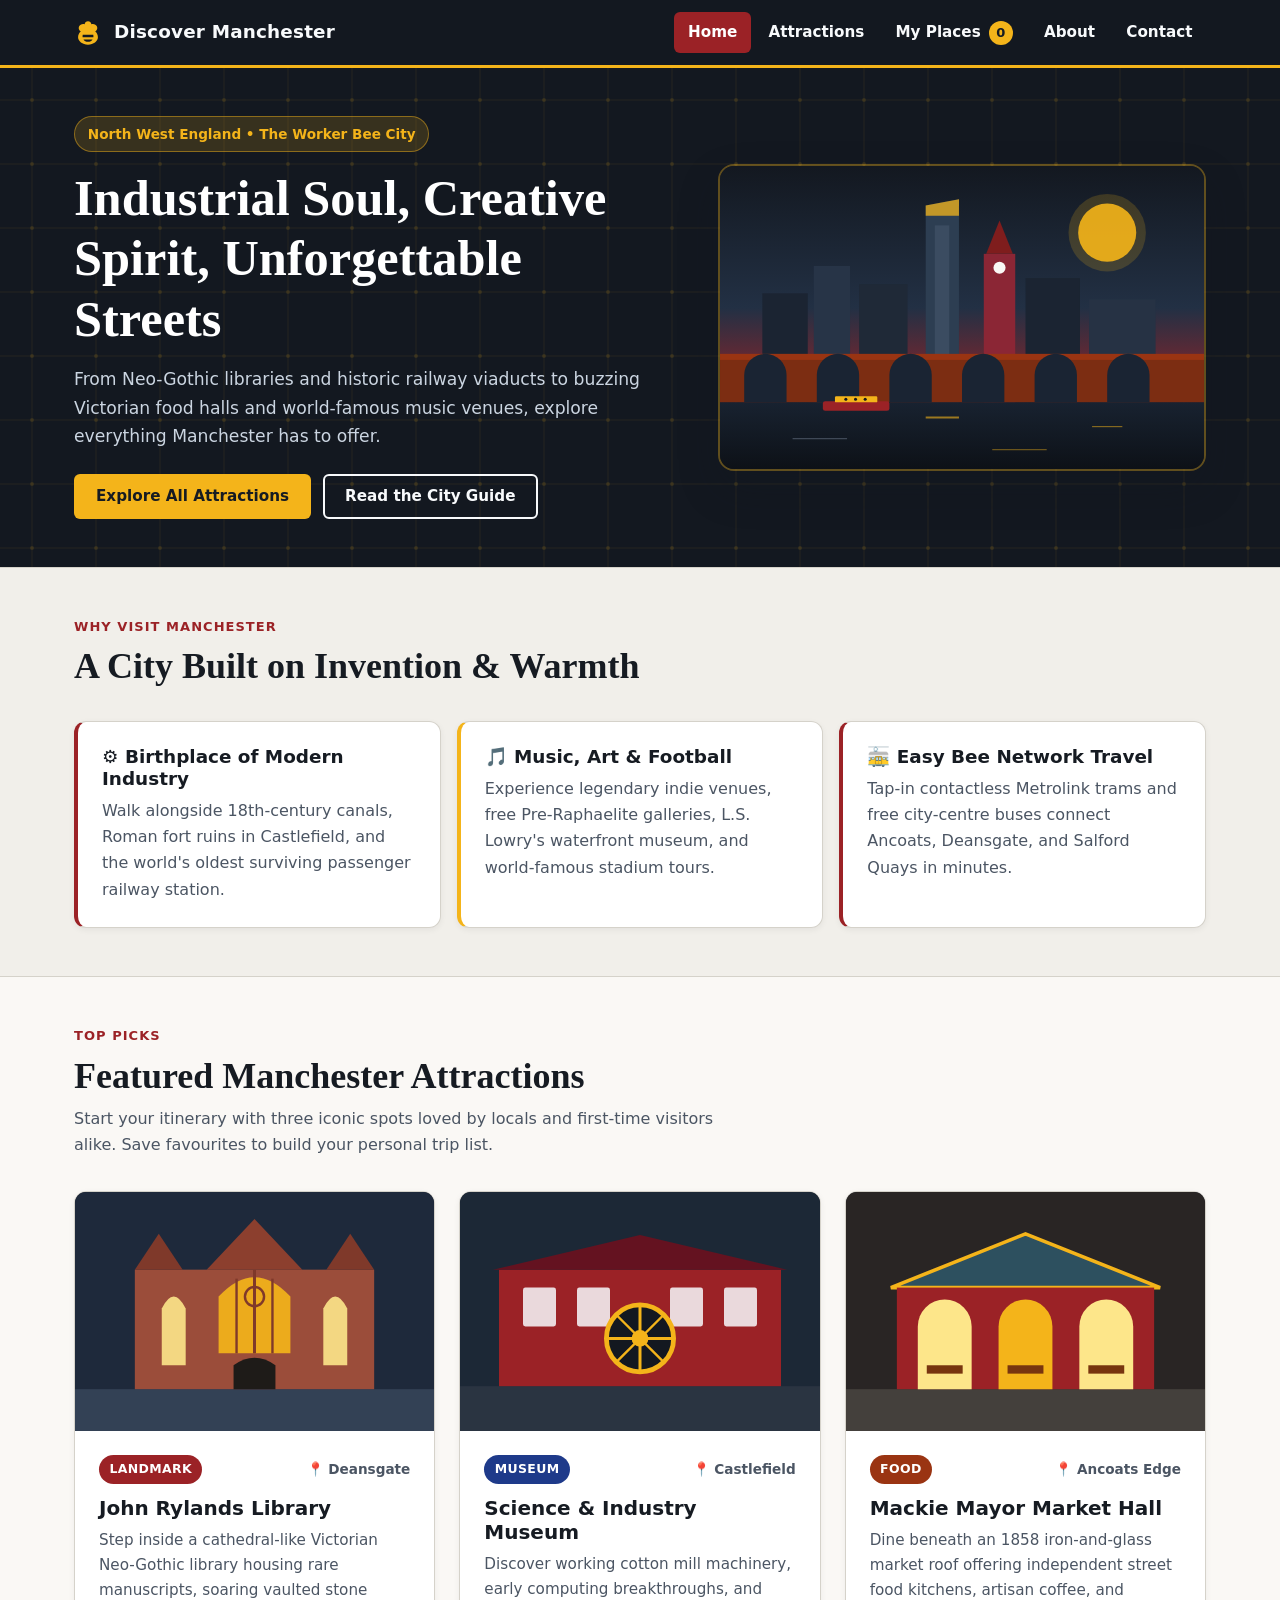
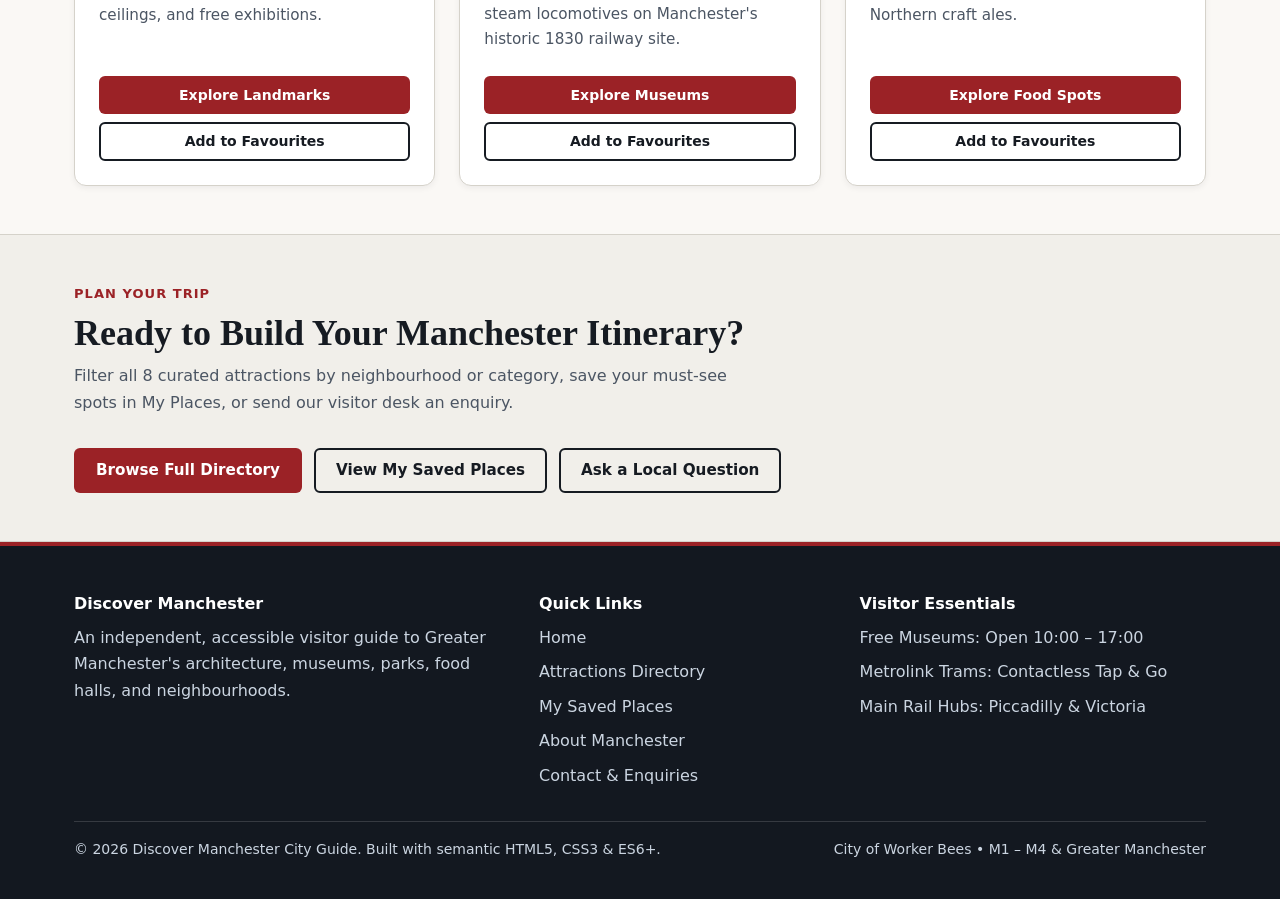
<file: pages/index.html>
<!DOCTYPE html>
<html lang="en">
<head>
  <meta charset="UTF-8">
  <meta name="viewport" content="width=device-width, initial-scale=1.0">
  <title>Discover Manchester | Official City Guide &amp; Top Attractions</title>
  <meta name="description" content="Explore Manchester's iconic Victorian landmarks, free world-class museums, independent Northern Quarter shops, canal walks, and local visitor tips.">
  <meta property="og:title" content="Discover Manchester — City Guide">
  <meta property="og:description" content="Your interactive guide to Manchester's best landmarks, museums, parks, street food, and neighbourhoods.">
  <meta property="og:type" content="website">
  <link rel="stylesheet" href="../css/style.css">
  <script src="../js/script.js" defer></script>
</head>
<body data-page="home">
  <a class="skip-link" href="#main-content">Skip to main content</a>

  <header class="site-header">
    <div class="container header-inner">
      <a class="brand-link" href="index.html">
        <svg class="brand-icon" width="28" height="28" viewBox="0 0 24 24" fill="currentColor" aria-hidden="true">
          <path d="M12 2c1.5 0 2.7 1.1 2.9 2.5 1.9-.6 4 .2 4.8 2 .7 1.6 0 3.5-1.5 4.3 1.4 1.1 2.3 2.9 2.3 4.9 0 3.5-3.8 6.3-8.5 6.3S3.5 19.2 3.5 15.7c0-2 .9-3.8 2.3-4.9-1.5-.8-2.2-2.7-1.5-4.3.8-1.8 2.9-2.6 4.8-2C9.3 3.1 10.5 2 12 2zm-4.5 11.5c-.2.7-.2 1.4-.1 2.1h9.2c.1-.7.1-1.4-.1-2.1H7.5zm.6 4.1c.7 1.2 2.2 2 3.9 2s3.2-.8 3.9-2H8.1z"/>
        </svg>
        <span>Discover Manchester</span>
      </a>

      <button
        type="button"
        id="nav-toggle"
        class="nav-toggle"
        aria-expanded="false"
        aria-controls="primary-nav"
        aria-label="Toggle navigation menu"
      >
        <svg width="20" height="20" viewBox="0 0 24 24" fill="none" stroke="currentColor" stroke-width="2.5" aria-hidden="true">
          <line x1="3" y1="6" x2="21" y2="6"/>
          <line x1="3" y1="12" x2="21" y2="12"/>
          <line x1="3" y1="18" x2="21" y2="18"/>
        </svg>
        <span>Menu</span>
      </button>

      <nav id="primary-nav" class="site-nav" aria-label="Primary navigation">
        <ul class="nav-list">
          <li><a class="nav-link nav-link--active" href="index.html" aria-current="page">Home</a></li>
          <li><a class="nav-link" href="attractions.html">Attractions</a></li>
          <li>
            <a class="nav-link" href="favourites.html">
              <span>My Places</span>
              <span id="nav-fav-count" aria-live="polite" aria-label="0 saved attractions">0</span>
            </a>
          </li>
          <li><a class="nav-link" href="about.html">About</a></li>
          <li><a class="nav-link" href="contact.html">Contact</a></li>
        </ul>
      </nav>
    </div>
  </header>

  <main id="main-content">
    <section class="hero" aria-labelledby="hero-heading">
      <div class="container hero-grid">
        <div>
          <span class="hero-badge">North West England &bull; The Worker Bee City</span>
          <h1 id="hero-heading">Industrial Soul, Creative Spirit, Unforgettable Streets</h1>
          <p class="hero-text">
            From Neo-Gothic libraries and historic railway viaducts to buzzing Victorian food halls and world-famous music venues, explore everything Manchester has to offer.
          </p>
          <div class="hero-actions">
            <a class="btn btn--gold" href="attractions.html">Explore All Attractions</a>
            <a class="btn btn--outline-light" href="about.html">Read the City Guide</a>
          </div>
        </div>
        <div class="hero-media">
          <img
            src="../media/images/hero-manchester.svg"
            alt="Panoramic illustration of the Manchester skyline featuring Beetham Tower, red-brick viaduct arches, and a canal narrowboat"
            width="800"
            height="500"
          >
        </div>
      </div>
    </section>

    <section class="section section--alt" aria-labelledby="snapshot-heading">
      <div class="container">
        <div class="section-header">
          <span class="section-eyebrow">Why Visit Manchester</span>
          <h2 id="snapshot-heading" class="section-title">A City Built on Invention &amp; Warmth</h2>
        </div>
        <div class="snapshot-grid">
          <aside class="snapshot-card">
            <h3>&#9881;&#65039; Birthplace of Modern Industry</h3>
            <p>Walk alongside 18th-century canals, Roman fort ruins in Castlefield, and the world's oldest surviving passenger railway station.</p>
          </aside>
          <aside class="snapshot-card">
            <h3>&#127925; Music, Art &amp; Football</h3>
            <p>Experience legendary indie venues, free Pre-Raphaelite galleries, L.S. Lowry's waterfront museum, and world-famous stadium tours.</p>
          </aside>
          <aside class="snapshot-card">
            <h3>&#128651; Easy Bee Network Travel</h3>
            <p>Tap-in contactless Metrolink trams and free city-centre buses connect Ancoats, Deansgate, and Salford Quays in minutes.</p>
          </aside>
        </div>
      </div>
    </section>

    <section class="section" aria-labelledby="featured-heading">
      <div class="container">
        <div class="section-header">
          <span class="section-eyebrow">Top Picks</span>
          <h2 id="featured-heading" class="section-title">Featured Manchester Attractions</h2>
          <p class="section-lead">
            Start your itinerary with three iconic spots loved by locals and first-time visitors alike. Save favourites to build your personal trip list.
          </p>
        </div>

        <div class="card-grid">
          <article class="card">
            <div class="card-media">
              <img
                src="../media/images/john-rylands.svg"
                alt="Illustration of the John Rylands Library sandstone Neo-Gothic facade and glowing stained-glass windows"
                width="600"
                height="400"
                loading="lazy"
              >
            </div>
            <div class="card-body">
              <div class="card-meta">
                <span class="category-badge" data-category="Landmark">Landmark</span>
                <span class="card-location">&#128205; Deansgate</span>
              </div>
              <h3 class="card-title">John Rylands Library</h3>
              <p class="card-description">
                Step inside a cathedral-like Victorian Neo-Gothic library housing rare manuscripts, soaring vaulted stone ceilings, and free exhibitions.
              </p>
              <div class="card-actions">
                <a class="btn btn--primary btn--sm" href="attractions.html?category=Landmark">Explore Landmarks</a>
                <button type="button" class="btn btn--outline btn--sm" data-fav-id="john-rylands" aria-pressed="false">Add to Favourites</button>
              </div>
            </div>
          </article>

          <article class="card">
            <div class="card-media">
              <img
                src="../media/images/science-industry.svg"
                alt="Illustration of the red-brick Science and Industry Museum railway warehouse with a gold steam wheel"
                width="600"
                height="400"
                loading="lazy"
              >
            </div>
            <div class="card-body">
              <div class="card-meta">
                <span class="category-badge" data-category="Museum">Museum</span>
                <span class="card-location">&#128205; Castlefield</span>
              </div>
              <h3 class="card-title">Science &amp; Industry Museum</h3>
              <p class="card-description">
                Discover working cotton mill machinery, early computing breakthroughs, and steam locomotives on Manchester's historic 1830 railway site.
              </p>
              <div class="card-actions">
                <a class="btn btn--primary btn--sm" href="attractions.html?category=Museum">Explore Museums</a>
                <button type="button" class="btn btn--outline btn--sm" data-fav-id="science-industry" aria-pressed="false">Add to Favourites</button>
              </div>
            </div>
          </article>

          <article class="card">
            <div class="card-media">
              <img
                src="../media/images/mackie-mayor.svg"
                alt="Illustration of Mackie Mayor restored Victorian market hall with glowing arches and glass roof"
                width="600"
                height="400"
                loading="lazy"
              >
            </div>
            <div class="card-body">
              <div class="card-meta">
                <span class="category-badge" data-category="Food">Food</span>
                <span class="card-location">&#128205; Ancoats Edge</span>
              </div>
              <h3 class="card-title">Mackie Mayor Market Hall</h3>
              <p class="card-description">
                Dine beneath an 1858 iron-and-glass market roof offering independent street food kitchens, artisan coffee, and Northern craft ales.
              </p>
              <div class="card-actions">
                <a class="btn btn--primary btn--sm" href="attractions.html?category=Food">Explore Food Spots</a>
                <button type="button" class="btn btn--outline btn--sm" data-fav-id="mackie-mayor" aria-pressed="false">Add to Favourites</button>
              </div>
            </div>
          </article>
        </div>
      </div>
    </section>

    <section class="section section--alt" aria-labelledby="plan-heading">
      <div class="container">
        <div class="section-header">
          <span class="section-eyebrow">Plan Your Trip</span>
          <h2 id="plan-heading" class="section-title">Ready to Build Your Manchester Itinerary?</h2>
          <p class="section-lead">
            Filter all 8 curated attractions by neighbourhood or category, save your must-see spots in My Places, or send our visitor desk an enquiry.
          </p>
        </div>
        <div class="hero-actions">
          <a class="btn btn--primary" href="attractions.html">Browse Full Directory</a>
          <a class="btn btn--outline" href="favourites.html">View My Saved Places</a>
          <a class="btn btn--outline" href="contact.html">Ask a Local Question</a>
        </div>
      </div>
    </section>
  </main>

  <footer class="site-footer">
    <div class="container">
      <div class="footer-grid">
        <div>
          <h2 class="footer-heading">Discover Manchester</h2>
          <p>
            An independent, accessible visitor guide to Greater Manchester's architecture, museums, parks, food halls, and neighbourhoods.
          </p>
        </div>
        <div>
          <h2 class="footer-heading">Quick Links</h2>
          <ul class="footer-links">
            <li><a href="index.html">Home</a></li>
            <li><a href="attractions.html">Attractions Directory</a></li>
            <li><a href="favourites.html">My Saved Places</a></li>
            <li><a href="about.html">About Manchester</a></li>
            <li><a href="contact.html">Contact &amp; Enquiries</a></li>
          </ul>
        </div>
        <div>
          <h2 class="footer-heading">Visitor Essentials</h2>
          <ul class="footer-links">
            <li>Free Museums: Open 10:00 – 17:00</li>
            <li>Metrolink Trams: Contactless Tap &amp; Go</li>
            <li>Main Rail Hubs: Piccadilly &amp; Victoria</li>
          </ul>
        </div>
      </div>
      <div class="footer-bottom">
        <p>&copy; 2026 Discover Manchester City Guide. Built with semantic HTML5, CSS3 &amp; ES6+.</p>
        <p>City of Worker Bees &bull; M1 – M4 &amp; Greater Manchester</p>
      </div>
    </div>
  </footer>

  <div id="toast-notification" class="toast" role="status" aria-live="polite" hidden></div>
</body>
</html>
</file>
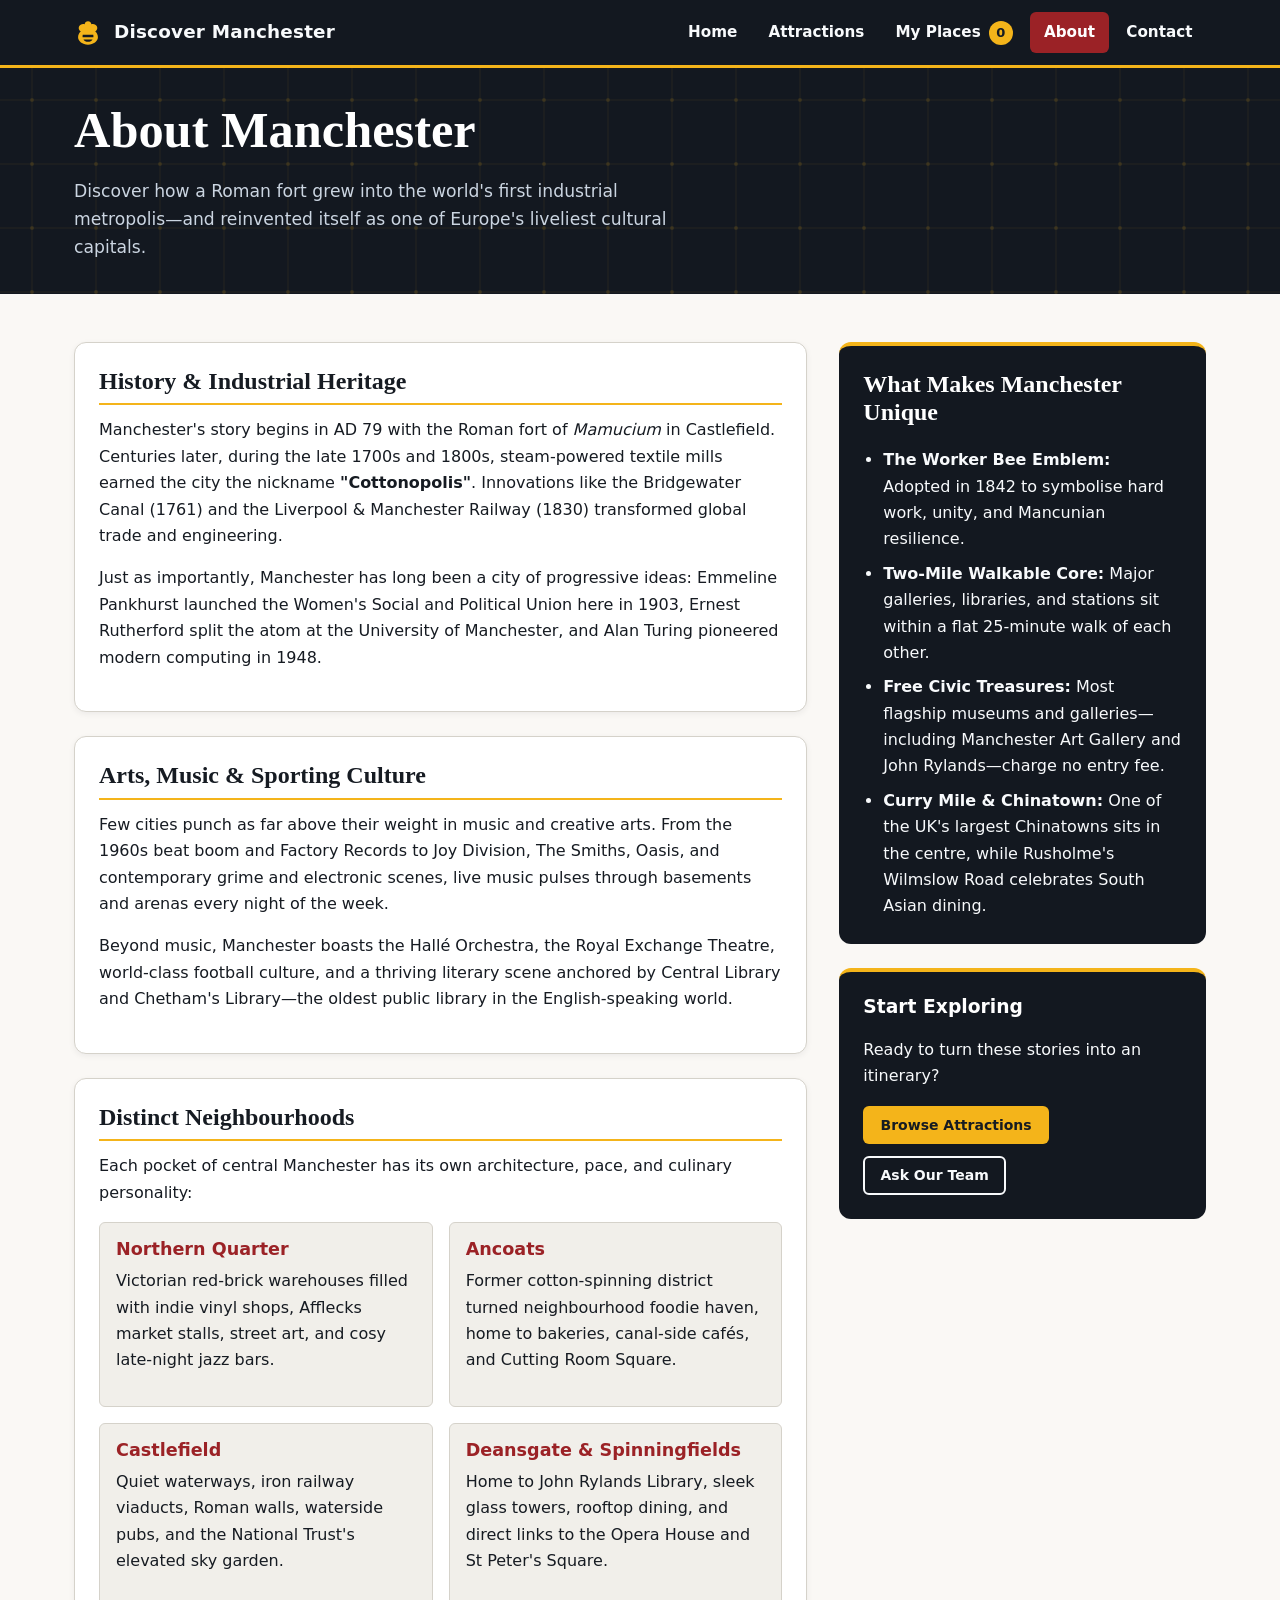
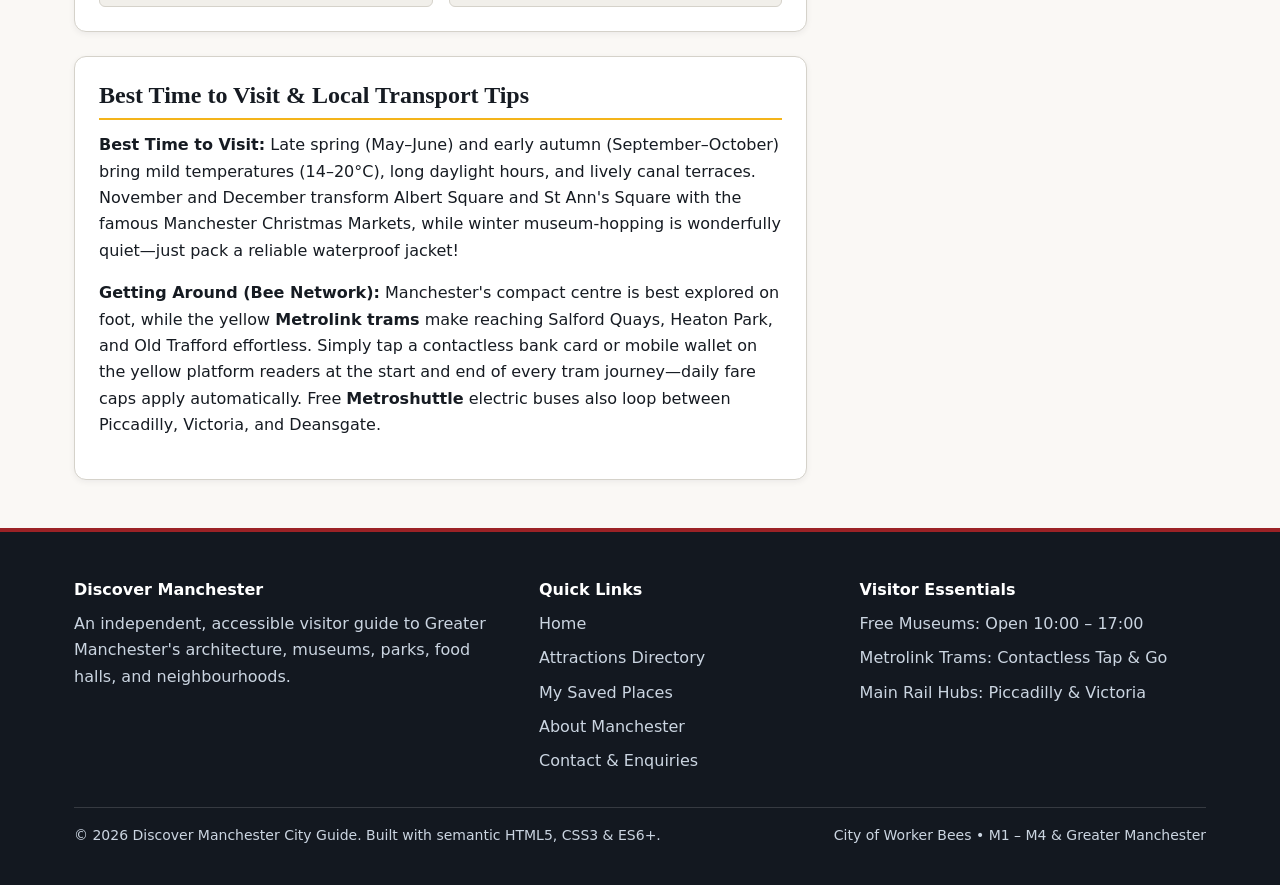
<file: pages/about.html>
<!DOCTYPE html>
<html lang="en">
<head>
  <meta charset="UTF-8">
  <meta name="viewport" content="width=device-width, initial-scale=1.0">
  <title>About Manchester | History, Culture, Neighbourhoods &amp; Travel Tips</title>
  <meta name="description" content="Learn about Manchester's industrial heritage, vibrant music and art culture, distinct neighbourhoods, best seasons to visit, and Metrolink transport tips.">
  <meta property="og:title" content="About Manchester — History, Culture &amp; Local Guide">
  <meta property="og:description" content="Everything you need to know about Manchester: from Roman Mamucium and Cottonopolis to modern Ancoats and Metrolink trams.">
  <meta property="og:type" content="article">
  <link rel="stylesheet" href="../css/style.css">
  <script src="../js/script.js" defer></script>
</head>
<body data-page="about">
  <a class="skip-link" href="#main-content">Skip to main content</a>

  <header class="site-header">
    <div class="container header-inner">
      <a class="brand-link" href="index.html">
        <svg class="brand-icon" width="28" height="28" viewBox="0 0 24 24" fill="currentColor" aria-hidden="true">
          <path d="M12 2c1.5 0 2.7 1.1 2.9 2.5 1.9-.6 4 .2 4.8 2 .7 1.6 0 3.5-1.5 4.3 1.4 1.1 2.3 2.9 2.3 4.9 0 3.5-3.8 6.3-8.5 6.3S3.5 19.2 3.5 15.7c0-2 .9-3.8 2.3-4.9-1.5-.8-2.2-2.7-1.5-4.3.8-1.8 2.9-2.6 4.8-2C9.3 3.1 10.5 2 12 2zm-4.5 11.5c-.2.7-.2 1.4-.1 2.1h9.2c.1-.7.1-1.4-.1-2.1H7.5zm.6 4.1c.7 1.2 2.2 2 3.9 2s3.2-.8 3.9-2H8.1z"/>
        </svg>
        <span>Discover Manchester</span>
      </a>

      <button
        type="button"
        id="nav-toggle"
        class="nav-toggle"
        aria-expanded="false"
        aria-controls="primary-nav"
        aria-label="Toggle navigation menu"
      >
        <svg width="20" height="20" viewBox="0 0 24 24" fill="none" stroke="currentColor" stroke-width="2.5" aria-hidden="true">
          <line x1="3" y1="6" x2="21" y2="6"/>
          <line x1="3" y1="12" x2="21" y2="12"/>
          <line x1="3" y1="18" x2="21" y2="18"/>
        </svg>
        <span>Menu</span>
      </button>

      <nav id="primary-nav" class="site-nav" aria-label="Primary navigation">
        <ul class="nav-list">
          <li><a class="nav-link" href="index.html">Home</a></li>
          <li><a class="nav-link" href="attractions.html">Attractions</a></li>
          <li>
            <a class="nav-link" href="favourites.html">
              <span>My Places</span>
              <span id="nav-fav-count" aria-live="polite" aria-label="0 saved attractions">0</span>
            </a>
          </li>
          <li><a class="nav-link nav-link--active" href="about.html" aria-current="page">About</a></li>
          <li><a class="nav-link" href="contact.html">Contact</a></li>
        </ul>
      </nav>
    </div>
  </header>

  <main id="main-content">
    <section class="page-hero" aria-labelledby="about-heading">
      <div class="container">
        <h1 id="about-heading">About Manchester</h1>
        <p class="page-hero-text">
          Discover how a Roman fort grew into the world's first industrial metropolis—and reinvented itself as one of Europe's liveliest cultural capitals.
        </p>
      </div>
    </section>

    <section class="section">
      <div class="container about-layout">
        <div>
          <article class="prose-article">
            <h2>History &amp; Industrial Heritage</h2>
            <p>
              Manchester's story begins in AD 79 with the Roman fort of <em>Mamucium</em> in Castlefield. Centuries later, during the late 1700s and 1800s, steam-powered textile mills earned the city the nickname <strong>"Cottonopolis"</strong>. Innovations like the Bridgewater Canal (1761) and the Liverpool &amp; Manchester Railway (1830) transformed global trade and engineering.
            </p>
            <p>
              Just as importantly, Manchester has long been a city of progressive ideas: Emmeline Pankhurst launched the Women's Social and Political Union here in 1903, Ernest Rutherford split the atom at the University of Manchester, and Alan Turing pioneered modern computing in 1948.
            </p>
          </article>

          <article class="prose-article">
            <h2>Arts, Music &amp; Sporting Culture</h2>
            <p>
              Few cities punch as far above their weight in music and creative arts. From the 1960s beat boom and Factory Records to Joy Division, The Smiths, Oasis, and contemporary grime and electronic scenes, live music pulses through basements and arenas every night of the week.
            </p>
            <p>
              Beyond music, Manchester boasts the Hallé Orchestra, the Royal Exchange Theatre, world-class football culture, and a thriving literary scene anchored by Central Library and Chetham's Library—the oldest public library in the English-speaking world.
            </p>
          </article>

          <article class="prose-article">
            <h2>Distinct Neighbourhoods</h2>
            <p>Each pocket of central Manchester has its own architecture, pace, and culinary personality:</p>
            <div class="neighbourhood-grid">
              <div class="neighbourhood-card">
                <h3>Northern Quarter</h3>
                <p>Victorian red-brick warehouses filled with indie vinyl shops, Afflecks market stalls, street art, and cosy late-night jazz bars.</p>
              </div>
              <div class="neighbourhood-card">
                <h3>Ancoats</h3>
                <p>Former cotton-spinning district turned neighbourhood foodie haven, home to bakeries, canal-side cafés, and Cutting Room Square.</p>
              </div>
              <div class="neighbourhood-card">
                <h3>Castlefield</h3>
                <p>Quiet waterways, iron railway viaducts, Roman walls, waterside pubs, and the National Trust's elevated sky garden.</p>
              </div>
              <div class="neighbourhood-card">
                <h3>Deansgate &amp; Spinningfields</h3>
                <p>Home to John Rylands Library, sleek glass towers, rooftop dining, and direct links to the Opera House and St Peter's Square.</p>
              </div>
            </div>
          </article>

          <article class="prose-article">
            <h2>Best Time to Visit &amp; Local Transport Tips</h2>
            <p>
              <strong>Best Time to Visit:</strong> Late spring (May–June) and early autumn (September–October) bring mild temperatures (14–20&deg;C), long daylight hours, and lively canal terraces. November and December transform Albert Square and St Ann's Square with the famous Manchester Christmas Markets, while winter museum-hopping is wonderfully quiet—just pack a reliable waterproof jacket!
            </p>
            <p>
              <strong>Getting Around (Bee Network):</strong> Manchester's compact centre is best explored on foot, while the yellow <strong>Metrolink trams</strong> make reaching Salford Quays, Heaton Park, and Old Trafford effortless. Simply tap a contactless bank card or mobile wallet on the yellow platform readers at the start and end of every tram journey—daily fare caps apply automatically. Free <strong>Metroshuttle</strong> electric buses also loop between Piccadilly, Victoria, and Deansgate.
            </p>
          </article>
        </div>

        <aside aria-label="Manchester quick facts and what makes it unique">
          <div class="sidebar-card">
            <h2>What Makes Manchester Unique</h2>
            <ul class="sidebar-list">
              <li><strong>The Worker Bee Emblem:</strong> Adopted in 1842 to symbolise hard work, unity, and Mancunian resilience.</li>
              <li><strong>Two-Mile Walkable Core:</strong> Major galleries, libraries, and stations sit within a flat 25-minute walk of each other.</li>
              <li><strong>Free Civic Treasures:</strong> Most flagship museums and galleries—including Manchester Art Gallery and John Rylands—charge no entry fee.</li>
              <li><strong>Curry Mile &amp; Chinatown:</strong> One of the UK's largest Chinatowns sits in the centre, while Rusholme's Wilmslow Road celebrates South Asian dining.</li>
            </ul>
          </div>

          <div class="sidebar-card">
            <h3>Start Exploring</h3>
            <p>Ready to turn these stories into an itinerary?</p>
            <div class="hero-actions">
              <a class="btn btn--gold btn--sm" href="attractions.html">Browse Attractions</a>
              <a class="btn btn--outline-light btn--sm" href="contact.html">Ask Our Team</a>
            </div>
          </div>
        </aside>
      </div>
    </section>
  </main>

  <footer class="site-footer">
    <div class="container">
      <div class="footer-grid">
        <div>
          <h2 class="footer-heading">Discover Manchester</h2>
          <p>
            An independent, accessible visitor guide to Greater Manchester's architecture, museums, parks, food halls, and neighbourhoods.
          </p>
        </div>
        <div>
          <h2 class="footer-heading">Quick Links</h2>
          <ul class="footer-links">
            <li><a href="index.html">Home</a></li>
            <li><a href="attractions.html">Attractions Directory</a></li>
            <li><a href="favourites.html">My Saved Places</a></li>
            <li><a href="about.html">About Manchester</a></li>
            <li><a href="contact.html">Contact &amp; Enquiries</a></li>
          </ul>
        </div>
        <div>
          <h2 class="footer-heading">Visitor Essentials</h2>
          <ul class="footer-links">
            <li>Free Museums: Open 10:00 – 17:00</li>
            <li>Metrolink Trams: Contactless Tap &amp; Go</li>
            <li>Main Rail Hubs: Piccadilly &amp; Victoria</li>
          </ul>
        </div>
      </div>
      <div class="footer-bottom">
        <p>&copy; 2026 Discover Manchester City Guide. Built with semantic HTML5, CSS3 &amp; ES6+.</p>
        <p>City of Worker Bees &bull; M1 – M4 &amp; Greater Manchester</p>
      </div>
    </div>
  </footer>

  <div id="toast-notification" class="toast" role="status" aria-live="polite" hidden></div>
</body>
</html>
</file>
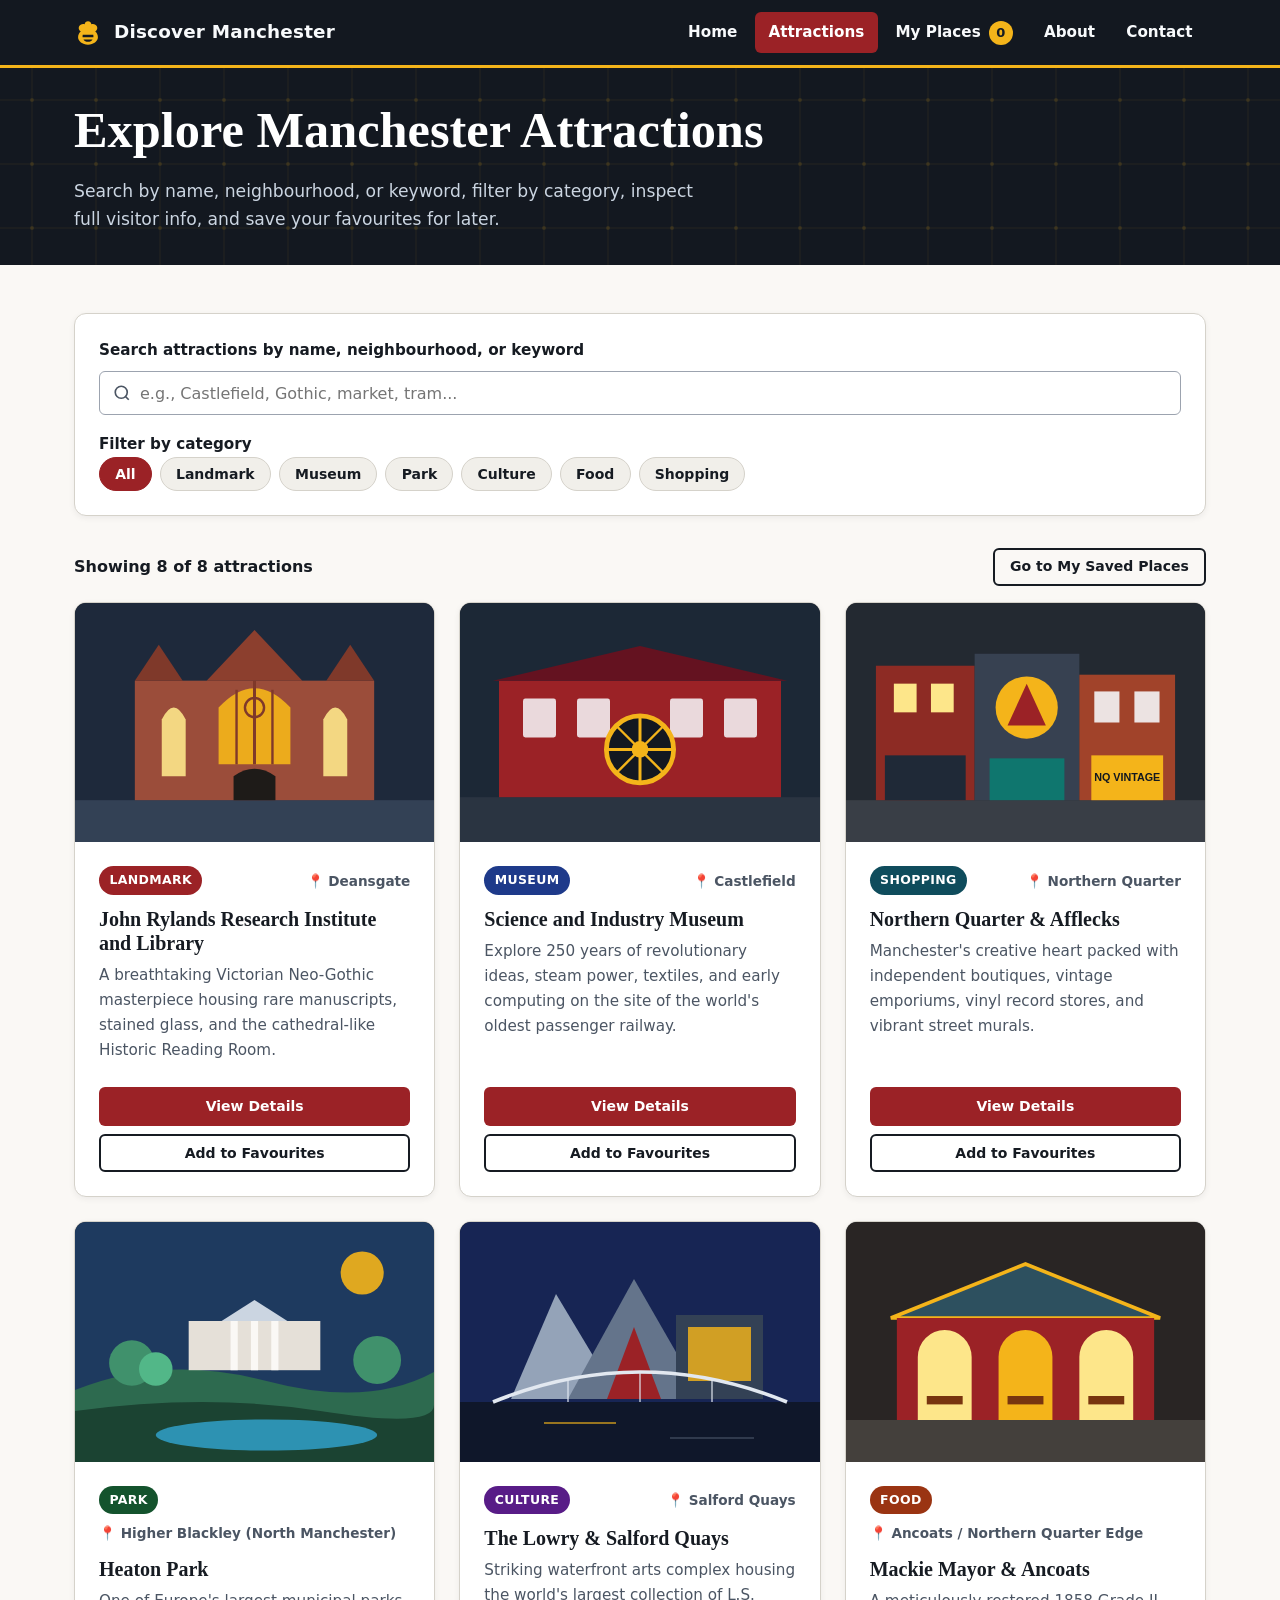
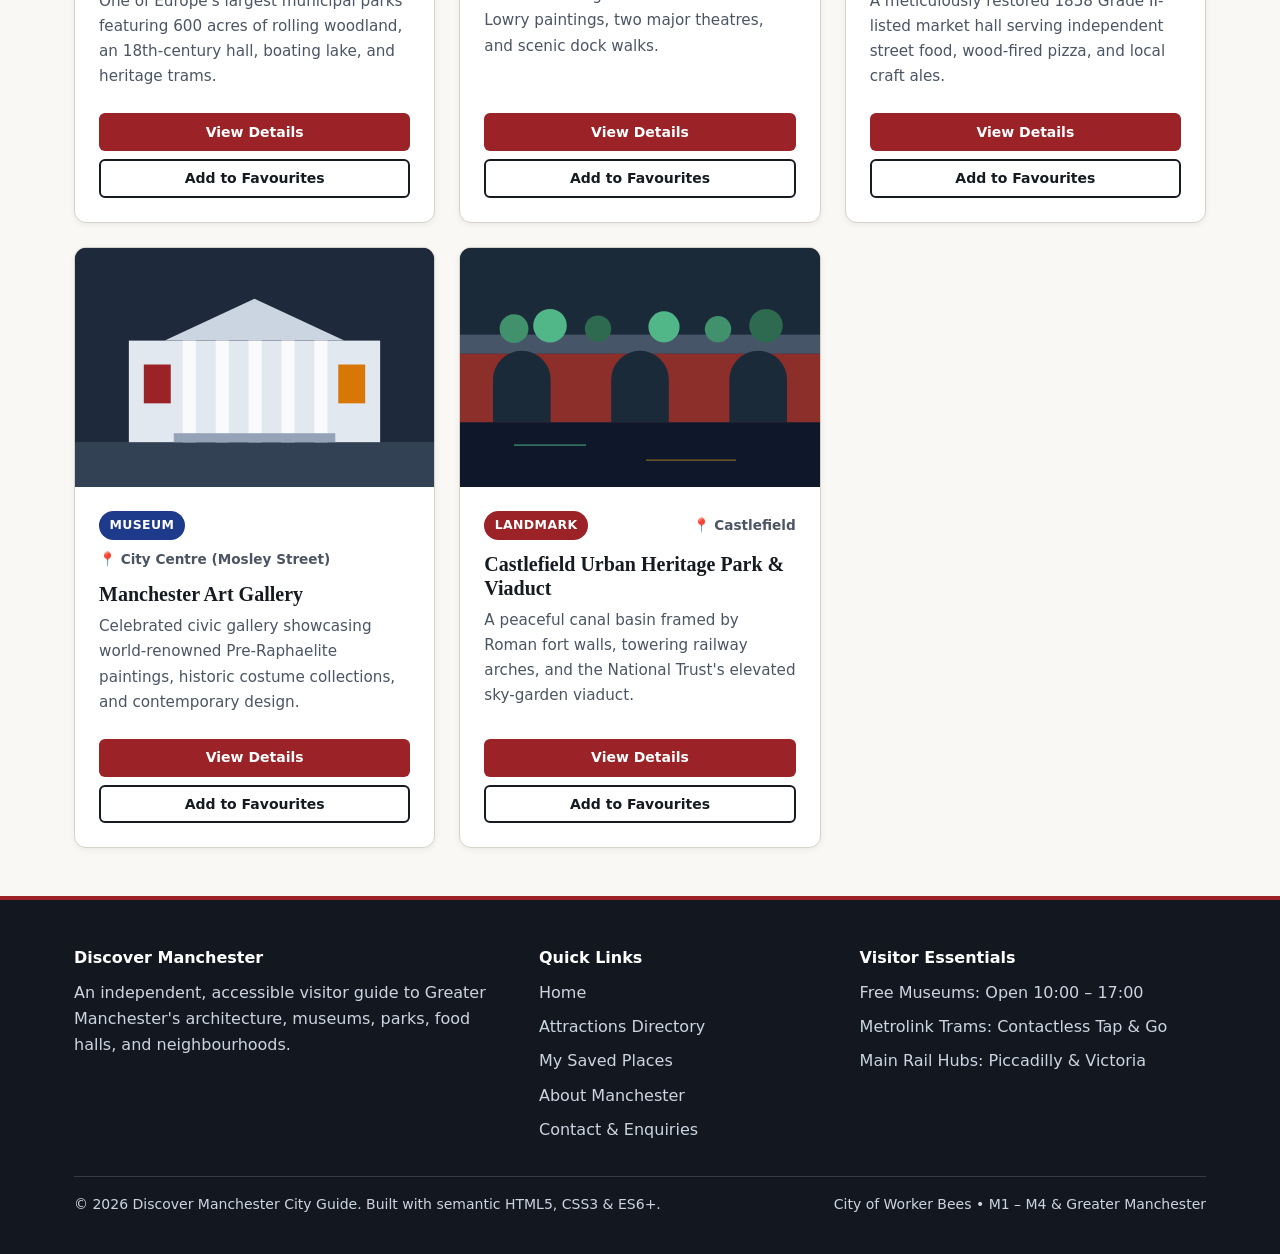
<file: pages/attractions.html>
<!DOCTYPE html>
<html lang="en">
<head>
  <meta charset="UTF-8">
  <meta name="viewport" content="width=device-width, initial-scale=1.0">
  <title>Attractions in Manchester | Discover Manchester City Guide</title>
  <meta name="description" content="Search and filter Manchester's best landmarks, free museums, green parks, cultural venues, independent shopping districts, and food halls.">
  <meta property="og:title" content="Manchester Attractions Directory">
  <meta property="og:description" content="Filter 8 curated Manchester landmarks, museums, parks, and food spots, view opening hours, and save your favourites.">
  <meta property="og:type" content="website">
  <link rel="stylesheet" href="../css/style.css">
  <script src="../js/script.js" defer></script>
</head>
<body data-page="attractions">
  <a class="skip-link" href="#main-content">Skip to main content</a>

  <header class="site-header">
    <div class="container header-inner">
      <a class="brand-link" href="index.html">
        <svg class="brand-icon" width="28" height="28" viewBox="0 0 24 24" fill="currentColor" aria-hidden="true">
          <path d="M12 2c1.5 0 2.7 1.1 2.9 2.5 1.9-.6 4 .2 4.8 2 .7 1.6 0 3.5-1.5 4.3 1.4 1.1 2.3 2.9 2.3 4.9 0 3.5-3.8 6.3-8.5 6.3S3.5 19.2 3.5 15.7c0-2 .9-3.8 2.3-4.9-1.5-.8-2.2-2.7-1.5-4.3.8-1.8 2.9-2.6 4.8-2C9.3 3.1 10.5 2 12 2zm-4.5 11.5c-.2.7-.2 1.4-.1 2.1h9.2c.1-.7.1-1.4-.1-2.1H7.5zm.6 4.1c.7 1.2 2.2 2 3.9 2s3.2-.8 3.9-2H8.1z"/>
        </svg>
        <span>Discover Manchester</span>
      </a>

      <button
        type="button"
        id="nav-toggle"
        class="nav-toggle"
        aria-expanded="false"
        aria-controls="primary-nav"
        aria-label="Toggle navigation menu"
      >
        <svg width="20" height="20" viewBox="0 0 24 24" fill="none" stroke="currentColor" stroke-width="2.5" aria-hidden="true">
          <line x1="3" y1="6" x2="21" y2="6"/>
          <line x1="3" y1="12" x2="21" y2="12"/>
          <line x1="3" y1="18" x2="21" y2="18"/>
        </svg>
        <span>Menu</span>
      </button>

      <nav id="primary-nav" class="site-nav" aria-label="Primary navigation">
        <ul class="nav-list">
          <li><a class="nav-link" href="index.html">Home</a></li>
          <li><a class="nav-link nav-link--active" href="attractions.html" aria-current="page">Attractions</a></li>
          <li>
            <a class="nav-link" href="favourites.html">
              <span>My Places</span>
              <span id="nav-fav-count" aria-live="polite" aria-label="0 saved attractions">0</span>
            </a>
          </li>
          <li><a class="nav-link" href="about.html">About</a></li>
          <li><a class="nav-link" href="contact.html">Contact</a></li>
        </ul>
      </nav>
    </div>
  </header>

  <main id="main-content">
    <section class="page-hero" aria-labelledby="attractions-heading">
      <div class="container">
        <h1 id="attractions-heading">Explore Manchester Attractions</h1>
        <p class="page-hero-text">
          Search by name, neighbourhood, or keyword, filter by category, inspect full visitor info, and save your favourites for later.
        </p>
      </div>
    </section>

    <section class="section" aria-label="Attractions search and listing">
      <div class="container">
        <div class="controls-panel">
          <div class="search-row">
            <label class="search-label" for="attraction-search">Search attractions by name, neighbourhood, or keyword</label>
            <div class="search-input-wrap">
              <svg class="search-icon" width="18" height="18" viewBox="0 0 24 24" fill="none" stroke="currentColor" stroke-width="2.2" aria-hidden="true">
                <circle cx="11" cy="11" r="8"/>
                <line x1="21" y1="21" x2="16.65" y2="16.65"/>
              </svg>
              <input
                type="search"
                id="attraction-search"
                placeholder="e.g., Castlefield, Gothic, market, tram..."
                autocomplete="off"
              >
            </div>
          </div>

          <div>
            <span class="search-label" id="filter-group-label">Filter by category</span>
            <div class="filter-group" role="group" aria-labelledby="filter-group-label">
              <button type="button" class="filter-btn" data-filter="All" aria-pressed="true">All</button>
              <button type="button" class="filter-btn" data-filter="Landmark" aria-pressed="false">Landmark</button>
              <button type="button" class="filter-btn" data-filter="Museum" aria-pressed="false">Museum</button>
              <button type="button" class="filter-btn" data-filter="Park" aria-pressed="false">Park</button>
              <button type="button" class="filter-btn" data-filter="Culture" aria-pressed="false">Culture</button>
              <button type="button" class="filter-btn" data-filter="Food" aria-pressed="false">Food</button>
              <button type="button" class="filter-btn" data-filter="Shopping" aria-pressed="false">Shopping</button>
            </div>
          </div>
        </div>

        <div class="results-bar">
          <p id="results-count" class="results-count" aria-live="polite">Showing 8 of 8 attractions</p>
          <a class="btn btn--outline btn--sm" href="favourites.html">Go to My Saved Places</a>
        </div>

        <div id="attractions-grid" aria-live="polite"></div>

        <noscript>
          <p class="empty-state">Please enable JavaScript to search, filter, and view full Manchester attraction details.</p>
        </noscript>

        <div id="attractions-empty" class="empty-state" hidden>
          <h2>No Matching Attractions Found</h2>
          <p>Try clearing your search term or switching back to all categories to view every Manchester highlight.</p>
          <button type="button" id="reset-filters-btn" class="btn btn--primary">Reset Search &amp; Filters</button>
        </div>
      </div>
    </section>
  </main>

  <!-- Accessible Attraction Detail Modal -->
  <div id="modal-backdrop" class="modal-backdrop" hidden>
    <div id="detail-modal" role="dialog" aria-modal="true" aria-labelledby="modal-title">
      <div class="modal-header">
        <div>
          <span id="modal-category" class="category-badge" data-category="Landmark">Category</span>
          <h2 id="modal-title">Attraction Name</h2>
        </div>
        <button type="button" id="modal-close-btn" class="modal-close" aria-label="Close attraction details">&times;</button>
      </div>
      <div class="modal-body">
        <div class="modal-image-wrap">
          <img id="modal-image" src="../media/images/john-rylands.svg" alt="Attraction preview" width="600" height="400">
        </div>
        <p id="modal-description" class="modal-description"></p>
        <div class="modal-info-grid">
          <div class="modal-info-item">
            <span class="modal-info-label">Neighbourhood</span>
            <span id="modal-neighbourhood"></span>
          </div>
          <div class="modal-info-item">
            <span class="modal-info-label">Opening Hours</span>
            <span id="modal-hours"></span>
          </div>
          <div class="modal-info-item">
            <span class="modal-info-label">Admission &amp; Pricing</span>
            <span id="modal-pricing"></span>
          </div>
          <div class="modal-info-item">
            <span class="modal-info-label">Nearest Transport</span>
            <span id="modal-transport"></span>
          </div>
        </div>
        <div class="modal-tip">
          <strong>Insider Tip:</strong> <span id="modal-tip"></span>
        </div>
        <div class="modal-footer">
          <button type="button" id="modal-fav-btn" class="btn btn--outline" aria-pressed="false">Add to Favourites</button>
          <button type="button" id="modal-close-footer-btn" class="btn btn--primary">Close Details</button>
        </div>
      </div>
    </div>
  </div>

  <footer class="site-footer">
    <div class="container">
      <div class="footer-grid">
        <div>
          <h2 class="footer-heading">Discover Manchester</h2>
          <p>
            An independent, accessible visitor guide to Greater Manchester's architecture, museums, parks, food halls, and neighbourhoods.
          </p>
        </div>
        <div>
          <h2 class="footer-heading">Quick Links</h2>
          <ul class="footer-links">
            <li><a href="index.html">Home</a></li>
            <li><a href="attractions.html">Attractions Directory</a></li>
            <li><a href="favourites.html">My Saved Places</a></li>
            <li><a href="about.html">About Manchester</a></li>
            <li><a href="contact.html">Contact &amp; Enquiries</a></li>
          </ul>
        </div>
        <div>
          <h2 class="footer-heading">Visitor Essentials</h2>
          <ul class="footer-links">
            <li>Free Museums: Open 10:00 – 17:00</li>
            <li>Metrolink Trams: Contactless Tap &amp; Go</li>
            <li>Main Rail Hubs: Piccadilly &amp; Victoria</li>
          </ul>
        </div>
      </div>
      <div class="footer-bottom">
        <p>&copy; 2026 Discover Manchester City Guide. Built with semantic HTML5, CSS3 &amp; ES6+.</p>
        <p>City of Worker Bees &bull; M1 – M4 &amp; Greater Manchester</p>
      </div>
    </div>
  </footer>

  <div id="toast-notification" class="toast" role="status" aria-live="polite" hidden></div>
</body>
</html>
</file>
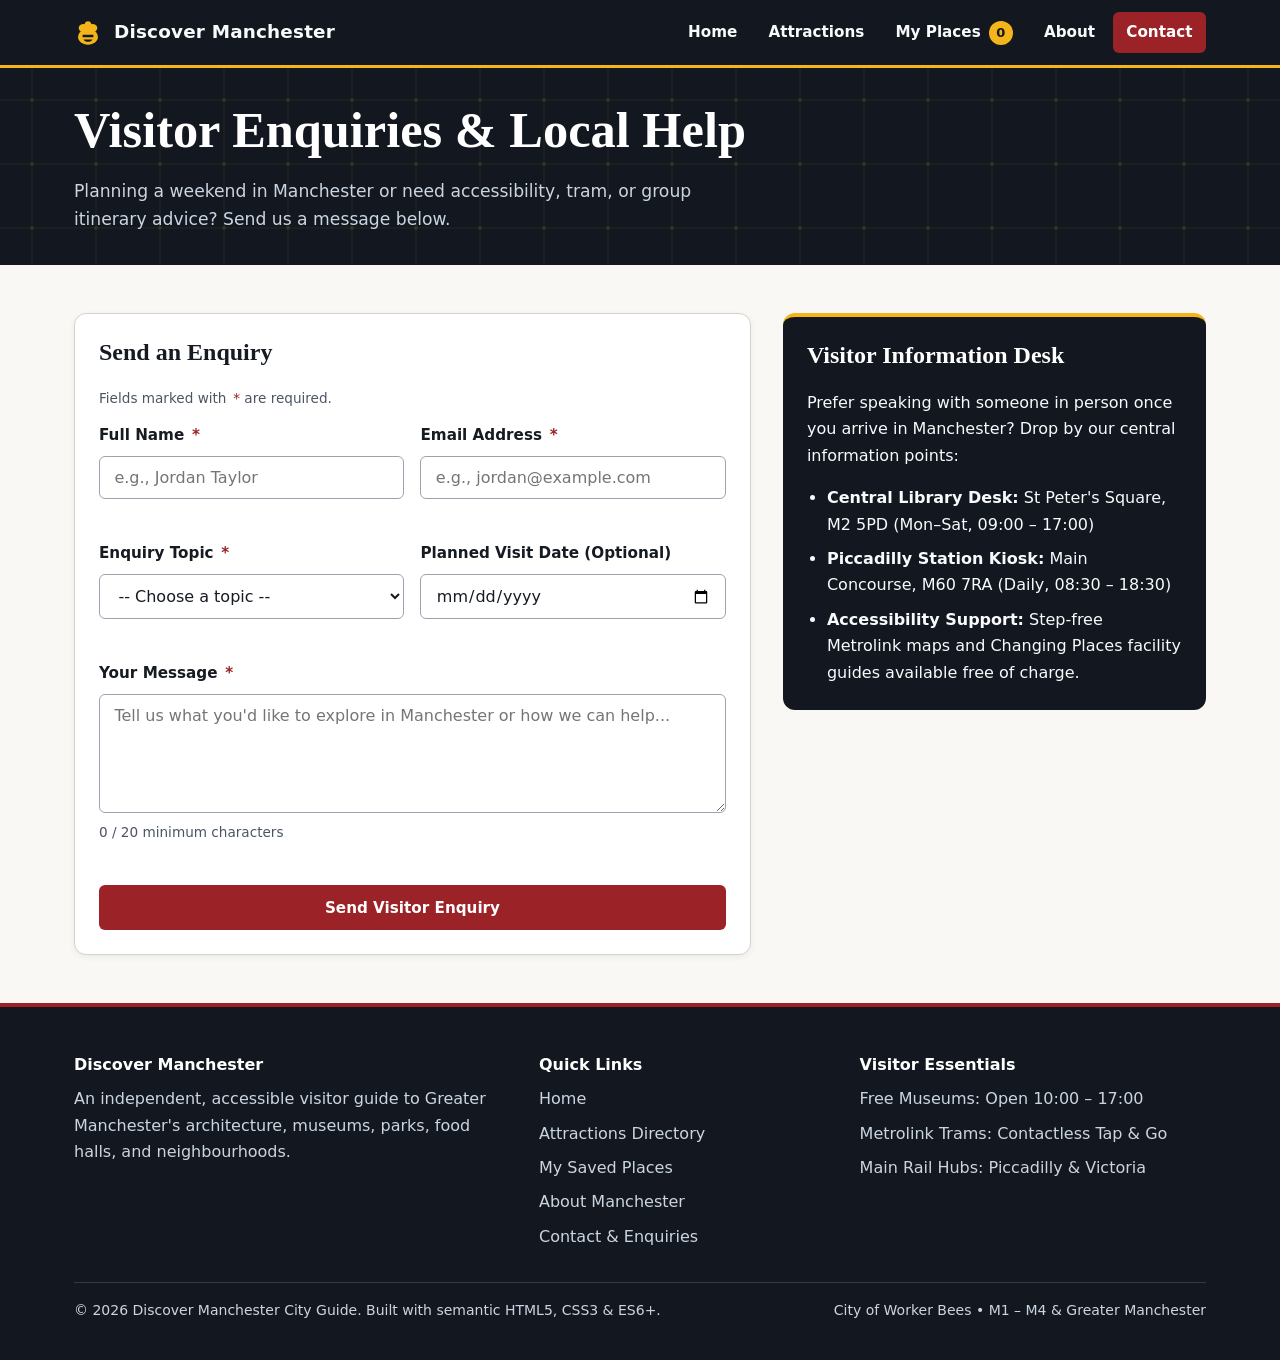
<file: pages/contact.html>
<!DOCTYPE html>
<html lang="en">
<head>
  <meta charset="UTF-8">
  <meta name="viewport" content="width=device-width, initial-scale=1.0">
  <title>Contact &amp; Visitor Enquiries | Discover Manchester City Guide</title>
  <meta name="description" content="Send a visitor enquiry about Manchester attractions, accessible routes, group itineraries, or local transport advice.">
  <meta property="og:title" content="Contact Discover Manchester">
  <meta property="og:description" content="Have a question about visiting Manchester? Use our accessible enquiry form for local advice and itinerary tips.">
  <meta property="og:type" content="website">
  <link rel="stylesheet" href="../css/style.css">
  <script src="../js/script.js" defer></script>
</head>
<body data-page="contact">
  <a class="skip-link" href="#main-content">Skip to main content</a>

  <header class="site-header">
    <div class="container header-inner">
      <a class="brand-link" href="index.html">
        <svg class="brand-icon" width="28" height="28" viewBox="0 0 24 24" fill="currentColor" aria-hidden="true">
          <path d="M12 2c1.5 0 2.7 1.1 2.9 2.5 1.9-.6 4 .2 4.8 2 .7 1.6 0 3.5-1.5 4.3 1.4 1.1 2.3 2.9 2.3 4.9 0 3.5-3.8 6.3-8.5 6.3S3.5 19.2 3.5 15.7c0-2 .9-3.8 2.3-4.9-1.5-.8-2.2-2.7-1.5-4.3.8-1.8 2.9-2.6 4.8-2C9.3 3.1 10.5 2 12 2zm-4.5 11.5c-.2.7-.2 1.4-.1 2.1h9.2c.1-.7.1-1.4-.1-2.1H7.5zm.6 4.1c.7 1.2 2.2 2 3.9 2s3.2-.8 3.9-2H8.1z"/>
        </svg>
        <span>Discover Manchester</span>
      </a>

      <button
        type="button"
        id="nav-toggle"
        class="nav-toggle"
        aria-expanded="false"
        aria-controls="primary-nav"
        aria-label="Toggle navigation menu"
      >
        <svg width="20" height="20" viewBox="0 0 24 24" fill="none" stroke="currentColor" stroke-width="2.5" aria-hidden="true">
          <line x1="3" y1="6" x2="21" y2="6"/>
          <line x1="3" y1="12" x2="21" y2="12"/>
          <line x1="3" y1="18" x2="21" y2="18"/>
        </svg>
        <span>Menu</span>
      </button>

      <nav id="primary-nav" class="site-nav" aria-label="Primary navigation">
        <ul class="nav-list">
          <li><a class="nav-link" href="index.html">Home</a></li>
          <li><a class="nav-link" href="attractions.html">Attractions</a></li>
          <li>
            <a class="nav-link" href="favourites.html">
              <span>My Places</span>
              <span id="nav-fav-count" aria-live="polite" aria-label="0 saved attractions">0</span>
            </a>
          </li>
          <li><a class="nav-link" href="about.html">About</a></li>
          <li><a class="nav-link nav-link--active" href="contact.html" aria-current="page">Contact</a></li>
        </ul>
      </nav>
    </div>
  </header>

  <main id="main-content">
    <section class="page-hero" aria-labelledby="contact-heading">
      <div class="container">
        <h1 id="contact-heading">Visitor Enquiries &amp; Local Help</h1>
        <p class="page-hero-text">
          Planning a weekend in Manchester or need accessibility, tram, or group itinerary advice? Send us a message below.
        </p>
      </div>
    </section>

    <section class="section">
      <div class="container contact-layout">
        <div>
          <form id="contact-form" novalidate aria-labelledby="form-heading">
            <h2 id="form-heading">Send an Enquiry</h2>
            <p class="field-hint">Fields marked with <span class="required-mark" aria-hidden="true">*</span> are required.</p>

            <div class="form-grid">
              <div class="form-group">
                <label class="form-label" for="full-name">
                  Full Name <span class="required-mark" aria-hidden="true">*</span>
                </label>
                <input
                  type="text"
                  id="full-name"
                  name="fullName"
                  required
                  autocomplete="name"
                  aria-describedby="full-name-error"
                  aria-invalid="false"
                  placeholder="e.g., Jordan Taylor"
                >
                <span class="field-error" id="full-name-error" aria-live="polite"></span>
              </div>

              <div class="form-group">
                <label class="form-label" for="email">
                  Email Address <span class="required-mark" aria-hidden="true">*</span>
                </label>
                <input
                  type="email"
                  id="email"
                  name="email"
                  required
                  autocomplete="email"
                  aria-describedby="email-error"
                  aria-invalid="false"
                  placeholder="e.g., jordan@example.com"
                >
                <span class="field-error" id="email-error" aria-live="polite"></span>
              </div>

              <div class="form-group">
                <label class="form-label" for="topic">
                  Enquiry Topic <span class="required-mark" aria-hidden="true">*</span>
                </label>
                <select
                  id="topic"
                  name="topic"
                  required
                  aria-describedby="topic-error"
                  aria-invalid="false"
                >
                  <option value="">-- Choose a topic --</option>
                  <option value="general">General Visitor Information</option>
                  <option value="accessibility">Accessibility &amp; Step-Free Routes</option>
                  <option value="itinerary">Family &amp; Group Itinerary Advice</option>
                  <option value="transport">Metrolink &amp; Bee Network Travel</option>
                  <option value="suggestion">Suggest a Local Attraction</option>
                </select>
                <span class="field-error" id="topic-error" aria-live="polite"></span>
              </div>

              <div class="form-group">
                <label class="form-label" for="visit-date">
                  Planned Visit Date (Optional)
                </label>
                <input
                  type="date"
                  id="visit-date"
                  name="visitDate"
                  aria-describedby="visit-date-error"
                  aria-invalid="false"
                >
                <span class="field-error" id="visit-date-error" aria-live="polite"></span>
              </div>

              <div class="form-group form-group--full">
                <label class="form-label" for="message">
                  Your Message <span class="required-mark" aria-hidden="true">*</span>
                </label>
                <textarea
                  id="message"
                  name="message"
                  rows="5"
                  required
                  aria-describedby="message-char-count message-error"
                  aria-invalid="false"
                  placeholder="Tell us what you'd like to explore in Manchester or how we can help..."
                ></textarea>
                <span class="field-hint" id="message-char-count">0 / 20 minimum characters</span>
                <span class="field-error" id="message-error" aria-live="polite"></span>
              </div>

              <div class="form-group form-group--full">
                <button type="submit" class="btn btn--primary">Send Visitor Enquiry</button>
              </div>
            </div>
          </form>

          <div id="form-confirmation" class="form-confirmation" role="status" aria-live="polite" tabindex="-1" hidden>
            <h2>Enquiry Received</h2>
            <p id="confirmation-summary"></p>
            <button type="button" id="new-enquiry-btn" class="btn btn--outline btn--sm">Send Another Enquiry</button>
          </div>
        </div>

        <aside aria-label="Manchester visitor information centres">
          <div class="sidebar-card">
            <h2>Visitor Information Desk</h2>
            <p>
              Prefer speaking with someone in person once you arrive in Manchester? Drop by our central information points:
            </p>
            <ul class="sidebar-list">
              <li><strong>Central Library Desk:</strong> St Peter's Square, M2 5PD (Mon–Sat, 09:00 – 17:00)</li>
              <li><strong>Piccadilly Station Kiosk:</strong> Main Concourse, M60 7RA (Daily, 08:30 – 18:30)</li>
              <li><strong>Accessibility Support:</strong> Step-free Metrolink maps and Changing Places facility guides available free of charge.</li>
            </ul>
          </div>
        </aside>
      </div>
    </section>
  </main>

  <footer class="site-footer">
    <div class="container">
      <div class="footer-grid">
        <div>
          <h2 class="footer-heading">Discover Manchester</h2>
          <p>
            An independent, accessible visitor guide to Greater Manchester's architecture, museums, parks, food halls, and neighbourhoods.
          </p>
        </div>
        <div>
          <h2 class="footer-heading">Quick Links</h2>
          <ul class="footer-links">
            <li><a href="index.html">Home</a></li>
            <li><a href="attractions.html">Attractions Directory</a></li>
            <li><a href="favourites.html">My Saved Places</a></li>
            <li><a href="about.html">About Manchester</a></li>
            <li><a href="contact.html">Contact &amp; Enquiries</a></li>
          </ul>
        </div>
        <div>
          <h2 class="footer-heading">Visitor Essentials</h2>
          <ul class="footer-links">
            <li>Free Museums: Open 10:00 – 17:00</li>
            <li>Metrolink Trams: Contactless Tap &amp; Go</li>
            <li>Main Rail Hubs: Piccadilly &amp; Victoria</li>
          </ul>
        </div>
      </div>
      <div class="footer-bottom">
        <p>&copy; 2026 Discover Manchester City Guide. Built with semantic HTML5, CSS3 &amp; ES6+.</p>
        <p>City of Worker Bees &bull; M1 – M4 &amp; Greater Manchester</p>
      </div>
    </div>
  </footer>

  <div id="toast-notification" class="toast" role="status" aria-live="polite" hidden></div>
</body>
</html>
</file>
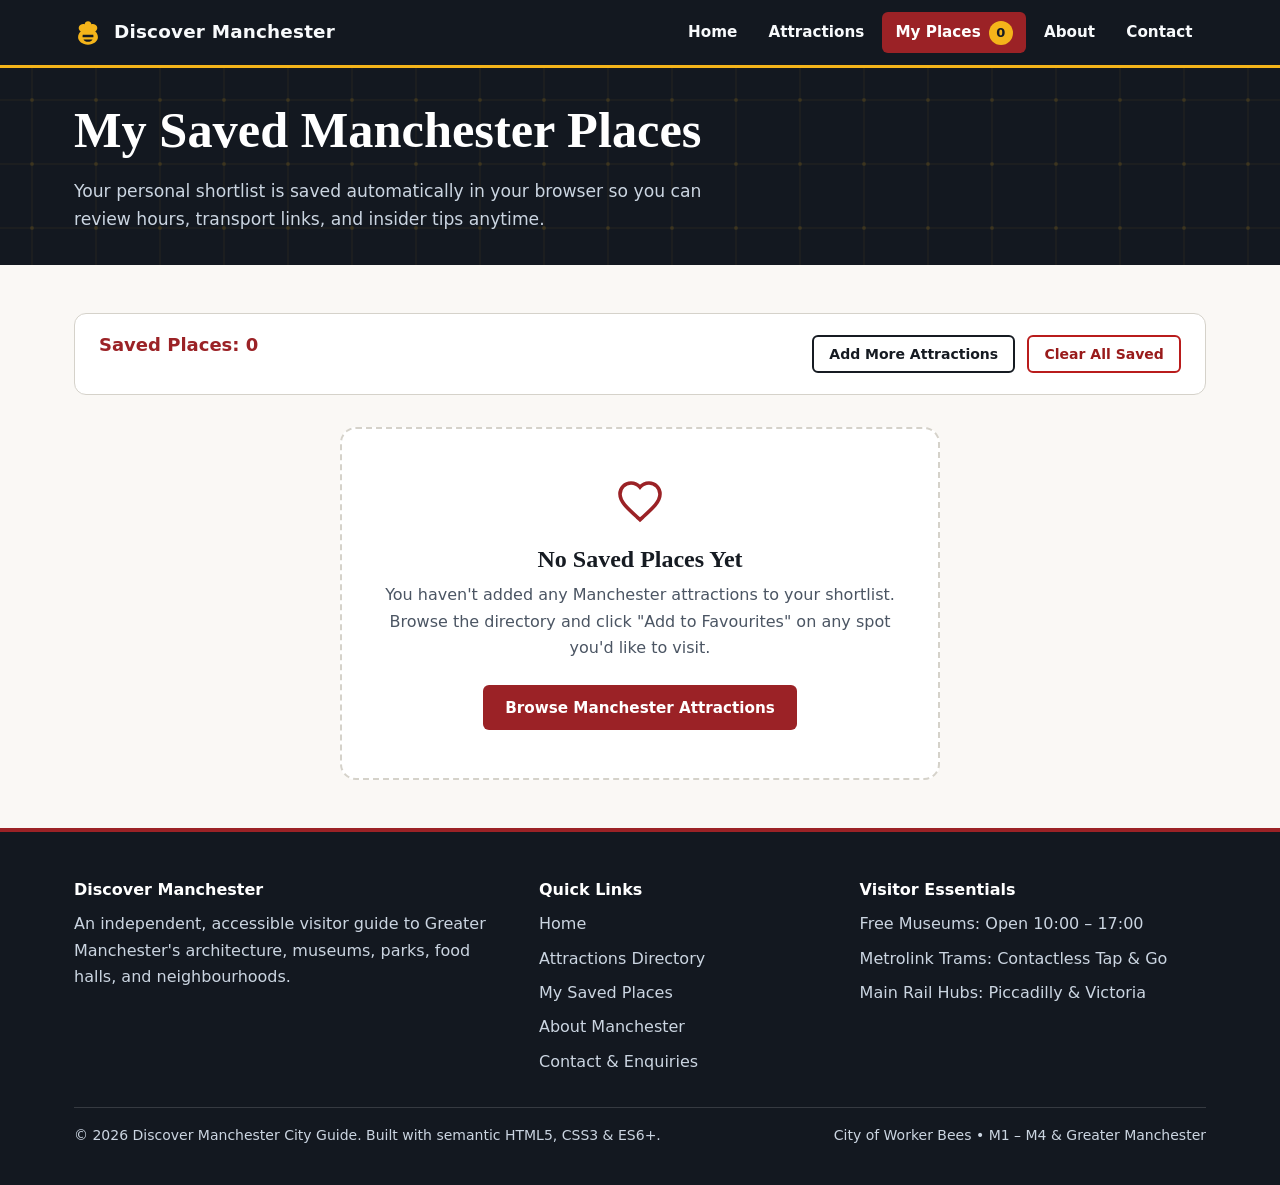
<file: pages/favourites.html>
<!DOCTYPE html>
<html lang="en">
<head>
  <meta charset="UTF-8">
  <meta name="viewport" content="width=device-width, initial-scale=1.0">
  <title>My Saved Places | Discover Manchester City Guide</title>
  <meta name="description" content="View and manage your saved Manchester attractions and build your personalised city itinerary.">
  <meta property="og:title" content="My Saved Places — Discover Manchester">
  <meta property="og:description" content="Review your saved Manchester landmarks, museums, parks, and food halls stored locally in your browser.">
  <meta property="og:type" content="website">
  <link rel="stylesheet" href="../css/style.css">
  <script src="../js/script.js" defer></script>
</head>
<body data-page="favourites">
  <a class="skip-link" href="#main-content">Skip to main content</a>

  <header class="site-header">
    <div class="container header-inner">
      <a class="brand-link" href="index.html">
        <svg class="brand-icon" width="28" height="28" viewBox="0 0 24 24" fill="currentColor" aria-hidden="true">
          <path d="M12 2c1.5 0 2.7 1.1 2.9 2.5 1.9-.6 4 .2 4.8 2 .7 1.6 0 3.5-1.5 4.3 1.4 1.1 2.3 2.9 2.3 4.9 0 3.5-3.8 6.3-8.5 6.3S3.5 19.2 3.5 15.7c0-2 .9-3.8 2.3-4.9-1.5-.8-2.2-2.7-1.5-4.3.8-1.8 2.9-2.6 4.8-2C9.3 3.1 10.5 2 12 2zm-4.5 11.5c-.2.7-.2 1.4-.1 2.1h9.2c.1-.7.1-1.4-.1-2.1H7.5zm.6 4.1c.7 1.2 2.2 2 3.9 2s3.2-.8 3.9-2H8.1z"/>
        </svg>
        <span>Discover Manchester</span>
      </a>

      <button
        type="button"
        id="nav-toggle"
        class="nav-toggle"
        aria-expanded="false"
        aria-controls="primary-nav"
        aria-label="Toggle navigation menu"
      >
        <svg width="20" height="20" viewBox="0 0 24 24" fill="none" stroke="currentColor" stroke-width="2.5" aria-hidden="true">
          <line x1="3" y1="6" x2="21" y2="6"/>
          <line x1="3" y1="12" x2="21" y2="12"/>
          <line x1="3" y1="18" x2="21" y2="18"/>
        </svg>
        <span>Menu</span>
      </button>

      <nav id="primary-nav" class="site-nav" aria-label="Primary navigation">
        <ul class="nav-list">
          <li><a class="nav-link" href="index.html">Home</a></li>
          <li><a class="nav-link" href="attractions.html">Attractions</a></li>
          <li>
            <a class="nav-link nav-link--active" href="favourites.html" aria-current="page">
              <span>My Places</span>
              <span id="nav-fav-count" aria-live="polite" aria-label="0 saved attractions">0</span>
            </a>
          </li>
          <li><a class="nav-link" href="about.html">About</a></li>
          <li><a class="nav-link" href="contact.html">Contact</a></li>
        </ul>
      </nav>
    </div>
  </header>

  <main id="main-content">
    <section class="page-hero" aria-labelledby="favourites-heading">
      <div class="container">
        <h1 id="favourites-heading">My Saved Manchester Places</h1>
        <p class="page-hero-text">
          Your personal shortlist is saved automatically in your browser so you can review hours, transport links, and insider tips anytime.
        </p>
      </div>
    </section>

    <section class="section" aria-label="Saved attractions list">
      <div class="container">
        <div class="favourites-toolbar">
          <p id="saved-count" aria-live="polite">Saved Places: 0</p>
          <div class="hero-actions">
            <a class="btn btn--outline btn--sm" href="attractions.html">Add More Attractions</a>
            <button type="button" id="clear-favourites-btn" class="btn btn--danger btn--sm" hidden>Clear All Saved</button>
          </div>
        </div>

        <div id="favourites-grid" aria-live="polite"></div>

        <div id="favourites-empty" class="empty-state" hidden>
          <svg class="empty-state-icon" width="48" height="48" viewBox="0 0 24 24" fill="none" stroke="currentColor" stroke-width="1.8" aria-hidden="true">
            <path d="M12 21.35l-1.45-1.32C5.4 15.36 2 12.28 2 8.5 2 5.42 4.42 3 7.5 3c1.74 0 3.41.81 4.5 2.09C13.09 3.81 14.76 3 16.5 3 19.58 3 22 5.42 22 8.5c0 3.78-3.4 6.86-8.55 11.54L12 21.35z"/>
          </svg>
          <h2>No Saved Places Yet</h2>
          <p>
            You haven't added any Manchester attractions to your shortlist. Browse the directory and click "Add to Favourites" on any spot you'd like to visit.
          </p>
          <a class="btn btn--primary" href="attractions.html">Browse Manchester Attractions</a>
        </div>
      </div>
    </section>
  </main>

  <!-- Accessible Attraction Detail Modal -->
  <div id="modal-backdrop" class="modal-backdrop" hidden>
    <div id="detail-modal" role="dialog" aria-modal="true" aria-labelledby="modal-title">
      <div class="modal-header">
        <div>
          <span id="modal-category" class="category-badge" data-category="Landmark">Category</span>
          <h2 id="modal-title">Attraction Name</h2>
        </div>
        <button type="button" id="modal-close-btn" class="modal-close" aria-label="Close attraction details">&times;</button>
      </div>
      <div class="modal-body">
        <div class="modal-image-wrap">
          <img id="modal-image" src="../media/images/john-rylands.svg" alt="Attraction preview" width="600" height="400">
        </div>
        <p id="modal-description" class="modal-description"></p>
        <div class="modal-info-grid">
          <div class="modal-info-item">
            <span class="modal-info-label">Neighbourhood</span>
            <span id="modal-neighbourhood"></span>
          </div>
          <div class="modal-info-item">
            <span class="modal-info-label">Opening Hours</span>
            <span id="modal-hours"></span>
          </div>
          <div class="modal-info-item">
            <span class="modal-info-label">Admission &amp; Pricing</span>
            <span id="modal-pricing"></span>
          </div>
          <div class="modal-info-item">
            <span class="modal-info-label">Nearest Transport</span>
            <span id="modal-transport"></span>
          </div>
        </div>
        <div class="modal-tip">
          <strong>Insider Tip:</strong> <span id="modal-tip"></span>
        </div>
        <div class="modal-footer">
          <button type="button" id="modal-fav-btn" class="btn btn--outline" aria-pressed="false">Add to Favourites</button>
          <button type="button" id="modal-close-footer-btn" class="btn btn--primary">Close Details</button>
        </div>
      </div>
    </div>
  </div>

  <footer class="site-footer">
    <div class="container">
      <div class="footer-grid">
        <div>
          <h2 class="footer-heading">Discover Manchester</h2>
          <p>
            An independent, accessible visitor guide to Greater Manchester's architecture, museums, parks, food halls, and neighbourhoods.
          </p>
        </div>
        <div>
          <h2 class="footer-heading">Quick Links</h2>
          <ul class="footer-links">
            <li><a href="index.html">Home</a></li>
            <li><a href="attractions.html">Attractions Directory</a></li>
            <li><a href="favourites.html">My Saved Places</a></li>
            <li><a href="about.html">About Manchester</a></li>
            <li><a href="contact.html">Contact &amp; Enquiries</a></li>
          </ul>
        </div>
        <div>
          <h2 class="footer-heading">Visitor Essentials</h2>
          <ul class="footer-links">
            <li>Free Museums: Open 10:00 – 17:00</li>
            <li>Metrolink Trams: Contactless Tap &amp; Go</li>
            <li>Main Rail Hubs: Piccadilly &amp; Victoria</li>
          </ul>
        </div>
      </div>
      <div class="footer-bottom">
        <p>&copy; 2026 Discover Manchester City Guide. Built with semantic HTML5, CSS3 &amp; ES6+.</p>
        <p>City of Worker Bees &bull; M1 – M4 &amp; Greater Manchester</p>
      </div>
    </div>
  </footer>

  <div id="toast-notification" class="toast" role="status" aria-live="polite" hidden></div>
</body>
</html>
</file>
<file: css/style.css>
/* ==========================================================================
   Discover Manchester — Mobile-First Stylesheet
   Pure Vanilla CSS3 with Custom Properties, Grid, Flexbox & WCAG AA/AAA Contrast
   ========================================================================== */

/* 1. CSS Custom Properties (Design Tokens)
   ========================================================================== */
:root {
  /* Manchester-inspired palette: Red Brick, Worker Bee Gold, Canal Slate, Millstone Cream */
  --color-bg: #FAF8F5;
  --color-surface: #FFFFFF;
  --color-surface-alt: #F1EFEA;
  --color-ink: #161B22;
  --color-ink-muted: #4B5563;
  --color-border: #D5D2CA;

  --color-slate: #131820;
  --color-slate-light: #1F2937;
  --color-on-dark: #F8FAFC;
  --color-on-dark-muted: #CBD5E1;

  --color-brick: #9B2226;
  --color-brick-dark: #7A181C;
  --color-gold: #F4B41A;
  --color-gold-hover: #DFA00E;

  --color-success-bg: #ECFDF5;
  --color-success-border: #15803D;
  --color-success-text: #14532D;

  --color-error-bg: #FEF2F2;
  --color-error-border: #B91C1C;
  --color-error-text: #991B1B;

  /* Typography */
  --font-sans: "Segoe UI", system-ui, -apple-system, BlinkMacSystemFont, Roboto, "Helvetica Neue", Arial, sans-serif;
  --font-display: Georgia, "Times New Roman", serif;

  /* Spacing Scale */
  --space-1: 0.25rem;
  --space-2: 0.5rem;
  --space-3: 0.75rem;
  --space-4: 1rem;
  --space-5: 1.5rem;
  --space-6: 2rem;
  --space-7: 3rem;
  --space-8: 4rem;

  /* Radii & Shadows */
  --radius-sm: 0.375rem;
  --radius-md: 0.75rem;
  --radius-lg: 1rem;
  --radius-pill: 9999px;

  --shadow-sm: 0 2px 6px rgba(19, 24, 32, 0.06);
  --shadow-md: 0 8px 24px rgba(19, 24, 32, 0.1);
  --shadow-lg: 0 18px 40px rgba(19, 24, 32, 0.22);

  --max-width: 1180px;
  --transition: 0.2s ease;
}

/* 2. Base & Element Selectors
   ========================================================================== */
*,
*::before,
*::after {
  box-sizing: border-box;
}

html {
  scroll-behavior: smooth;
}

body {
  margin: 0;
  font-family: var(--font-sans);
  font-size: 1rem;
  line-height: 1.65;
  color: var(--color-ink);
  background-color: var(--color-bg);
  min-height: 100vh;
  display: flex;
  flex-direction: column;
}

main {
  flex: 1 0 auto;
}

img {
  display: block;
  max-width: 100%;
  height: auto;
}

a {
  color: var(--color-brick);
  text-underline-offset: 0.2em;
  transition: color var(--transition);
}

a:hover {
  color: var(--color-brick-dark);
}

h1,
h2,
h3,
h4 {
  margin-top: 0;
  line-height: 1.2;
  color: var(--color-ink);
}

h1,
h2 {
  font-family: var(--font-display);
}

p {
  margin-top: 0;
}

/* Global accessible focus ring */
:focus-visible {
  outline: 3px solid var(--color-gold);
  outline-offset: 2px;
}

/* 3. Accessibility Utilities
   ========================================================================== */
.sr-only {
  position: absolute;
  width: 1px;
  height: 1px;
  padding: 0;
  margin: -1px;
  overflow: hidden;
  clip: rect(0, 0, 0, 0);
  white-space: nowrap;
  border: 0;
}

.skip-link {
  position: absolute;
  top: -100%;
  left: var(--space-4);
  z-index: 1000;
  padding: var(--space-3) var(--space-4);
  background-color: var(--color-gold);
  color: var(--color-ink);
  font-weight: 700;
  border-radius: var(--radius-sm);
  text-decoration: none;
}

.skip-link:focus {
  top: var(--space-3);
}

/* 4. Layout Helpers
   ========================================================================== */
.container {
  width: 100%;
  max-width: var(--max-width);
  margin-inline: auto;
  padding-inline: var(--space-4);
}

.section {
  padding-block: var(--space-7);
}

.section--alt {
  background-color: var(--color-surface-alt);
  border-block: 1px solid var(--color-border);
}

.section-header {
  display: flex;
  flex-direction: column;
  gap: var(--space-2);
  margin-bottom: var(--space-6);
}

.section-eyebrow {
  display: inline-block;
  font-size: 0.8125rem;
  font-weight: 700;
  letter-spacing: 0.08em;
  text-transform: uppercase;
  color: var(--color-brick);
}

.section-title {
  font-size: clamp(1.65rem, 3vw, 2.25rem);
  margin-bottom: 0;
}

.section-lead {
  color: var(--color-ink-muted);
  max-width: 65ch;
  margin-bottom: 0;
}

/* 5. Header & Responsive Navigation
   ========================================================================== */
.site-header {
  background-color: var(--color-slate);
  color: var(--color-on-dark);
  border-bottom: 3px solid var(--color-gold);
  position: sticky;
  top: 0;
  z-index: 100;
}

.header-inner {
  display: flex;
  flex-wrap: wrap;
  align-items: center;
  justify-content: space-between;
  gap: var(--space-3);
  padding-block: var(--space-3);
}

.brand-link {
  display: inline-flex;
  align-items: center;
  gap: var(--space-3);
  color: var(--color-on-dark);
  text-decoration: none;
  font-weight: 700;
  font-size: 1.15rem;
  letter-spacing: 0.01em;
}

.brand-link:hover {
  color: var(--color-gold);
}

.brand-icon {
  flex-shrink: 0;
  color: var(--color-gold);
}

.nav-toggle {
  display: inline-flex;
  align-items: center;
  justify-content: center;
  gap: var(--space-2);
  background-color: var(--color-slate-light);
  color: var(--color-on-dark);
  border: 1px solid rgba(255, 255, 255, 0.25);
  border-radius: var(--radius-sm);
  padding: var(--space-2) var(--space-3);
  font-size: 0.9375rem;
  font-weight: 600;
  cursor: pointer;
}

.nav-toggle:hover {
  border-color: var(--color-gold);
  color: var(--color-gold);
}

.site-nav {
  width: 100%;
  display: none;
}

.site-nav.is-open {
  display: block;
}

.nav-list {
  list-style: none;
  margin: 0;
  padding: var(--space-2) 0 var(--space-1);
  display: flex;
  flex-direction: column;
  gap: var(--space-1);
}

.nav-link {
  display: inline-flex;
  align-items: center;
  justify-content: space-between;
  gap: var(--space-2);
  width: 100%;
  padding: var(--space-2) var(--space-3);
  border-radius: var(--radius-sm);
  color: var(--color-on-dark);
  text-decoration: none;
  font-weight: 600;
  font-size: 0.95rem;
}

.nav-link:hover {
  background-color: rgba(255, 255, 255, 0.1);
  color: var(--color-gold);
}

.nav-link--active {
  background-color: var(--color-brick);
  color: #FFFFFF;
}

.nav-link--active:hover {
  background-color: var(--color-brick-dark);
  color: #FFFFFF;
}

#nav-fav-count {
  display: inline-flex;
  align-items: center;
  justify-content: center;
  min-width: 1.5rem;
  height: 1.5rem;
  padding-inline: 0.4rem;
  border-radius: var(--radius-pill);
  background-color: var(--color-gold);
  color: var(--color-ink);
  font-size: 0.8125rem;
  font-weight: 800;
}

/* 6. Buttons
   ========================================================================== */
.btn {
  display: inline-flex;
  align-items: center;
  justify-content: center;
  gap: var(--space-2);
  padding: 0.7rem 1.25rem;
  border-radius: var(--radius-sm);
  border: 2px solid transparent;
  font-family: inherit;
  font-size: 0.95rem;
  font-weight: 700;
  line-height: 1.2;
  text-decoration: none;
  cursor: pointer;
  transition: background-color var(--transition), color var(--transition), border-color var(--transition), transform var(--transition);
}

.btn:active {
  transform: translateY(1px);
}

.btn:disabled {
  opacity: 0.55;
  cursor: not-allowed;
}

.btn--primary {
  background-color: var(--color-brick);
  color: #FFFFFF;
}

.btn--primary:hover {
  background-color: var(--color-brick-dark);
  color: #FFFFFF;
}

.btn--gold {
  background-color: var(--color-gold);
  color: var(--color-ink);
}

.btn--gold:hover {
  background-color: var(--color-gold-hover);
  color: var(--color-ink);
}

.btn--outline {
  background-color: transparent;
  border-color: var(--color-ink);
  color: var(--color-ink);
}

.btn--outline:hover {
  background-color: var(--color-ink);
  color: #FFFFFF;
}

.btn--outline-light {
  background-color: transparent;
  border-color: var(--color-on-dark);
  color: var(--color-on-dark);
}

.btn--outline-light:hover {
  background-color: var(--color-on-dark);
  color: var(--color-slate);
}

.btn--saved {
  background-color: var(--color-gold);
  border-color: var(--color-ink);
  color: var(--color-ink);
}

.btn--saved:hover {
  background-color: var(--color-gold-hover);
  color: var(--color-ink);
}

.btn--danger {
  background-color: #FFFFFF;
  border-color: var(--color-error-border);
  color: var(--color-error-text);
}

.btn--danger:hover {
  background-color: var(--color-error-border);
  color: #FFFFFF;
}

.btn--sm {
  padding: 0.55rem 0.95rem;
  font-size: 0.875rem;
}

/* 7. Hero & Page Banners (Demonstrating CSS url())
   ========================================================================== */
.hero,
.page-hero {
  background-color: var(--color-slate);
  background-image: url("../media/images/canal-grid-pattern.svg");
  background-repeat: repeat;
  color: var(--color-on-dark);
  padding-block: var(--space-7);
}

.hero-grid {
  display: grid;
  grid-template-columns: 1fr;
  gap: var(--space-6);
  align-items: center;
}

.hero-badge {
  display: inline-flex;
  align-items: center;
  gap: var(--space-2);
  padding: 0.35rem 0.8rem;
  border-radius: var(--radius-pill);
  background-color: rgba(244, 180, 26, 0.16);
  border: 1px solid rgba(244, 180, 26, 0.45);
  color: var(--color-gold);
  font-size: 0.85rem;
  font-weight: 700;
  margin-bottom: var(--space-4);
}

.hero h1,
.page-hero h1 {
  color: #FFFFFF;
  font-size: clamp(2rem, 4.5vw, 3.15rem);
  margin-bottom: var(--space-4);
}

.hero-text,
.page-hero-text {
  color: var(--color-on-dark-muted);
  font-size: 1.075rem;
  max-width: 58ch;
  margin-bottom: var(--space-5);
}

.hero-actions {
  display: flex;
  flex-wrap: wrap;
  gap: var(--space-3);
}

.hero-media {
  border-radius: var(--radius-lg);
  overflow: hidden;
  border: 2px solid rgba(244, 180, 26, 0.35);
  box-shadow: var(--shadow-lg);
}

.page-hero {
  padding-block: var(--space-6);
}

.page-hero-text {
  margin-bottom: 0;
}

/* 8. Snapshot Strip & Fact Cards
   ========================================================================== */
.snapshot-grid {
  display: grid;
  grid-template-columns: 1fr;
  gap: var(--space-4);
}

.snapshot-card {
  background-color: var(--color-surface);
  border: 1px solid var(--color-border);
  border-left: 4px solid var(--color-brick);
  border-radius: var(--radius-md);
  padding: var(--space-5);
  box-shadow: var(--shadow-sm);
}

.snapshot-card:nth-child(even) {
  border-left-color: var(--color-gold);
}

.snapshot-card h3 {
  font-size: 1.15rem;
  margin-bottom: var(--space-2);
  display: flex;
  align-items: center;
  gap: var(--space-2);
}

.snapshot-card p {
  color: var(--color-ink-muted);
  margin-bottom: 0;
}

/* 9. Cards & Responsive Grid (#attractions-grid, #favourites-grid)
   ========================================================================== */
.card-grid,
#attractions-grid,
#favourites-grid {
  display: grid;
  grid-template-columns: 1fr;
  gap: var(--space-5);
}

.card {
  background-color: var(--color-surface);
  border: 1px solid var(--color-border);
  border-radius: var(--radius-md);
  overflow: hidden;
  box-shadow: var(--shadow-sm);
  display: flex;
  flex-direction: column;
  transition: transform var(--transition), box-shadow var(--transition);
}

.card:hover {
  transform: translateY(-3px);
  box-shadow: var(--shadow-md);
}

.card-media {
  position: relative;
  aspect-ratio: 3 / 2;
  background-color: var(--color-slate);
  overflow: hidden;
}

.card-media img {
  width: 100%;
  height: 100%;
  object-fit: cover;
}

.card-body {
  padding: var(--space-5);
  display: flex;
  flex-direction: column;
  flex: 1;
}

.card-meta {
  display: flex;
  flex-wrap: wrap;
  align-items: center;
  justify-content: space-between;
  gap: var(--space-2);
  margin-bottom: var(--space-3);
}

.card-location {
  display: inline-flex;
  align-items: center;
  gap: 0.3rem;
  font-size: 0.85rem;
  font-weight: 600;
  color: var(--color-ink-muted);
}

.card-title {
  font-size: 1.25rem;
  margin-bottom: var(--space-2);
}

.card-description {
  color: var(--color-ink-muted);
  font-size: 0.95rem;
  margin-bottom: var(--space-5);
  flex: 1;
}

.card-actions {
  display: flex;
  flex-wrap: wrap;
  gap: var(--space-2);
  margin-top: auto;
}

.card-actions .btn {
  flex: 1 1 auto;
}

/* Category Badges with Attribute Selectors */
.category-badge {
  display: inline-block;
  padding: 0.25rem 0.65rem;
  border-radius: var(--radius-pill);
  font-size: 0.78rem;
  font-weight: 700;
  letter-spacing: 0.03em;
  text-transform: uppercase;
  background-color: var(--color-slate);
  color: #FFFFFF;
}

.category-badge[data-category="Landmark"] {
  background-color: #9B2226;
  color: #FFFFFF;
}

.category-badge[data-category="Museum"] {
  background-color: #1E3A8A;
  color: #FFFFFF;
}

.category-badge[data-category="Park"] {
  background-color: #14532D;
  color: #FFFFFF;
}

.category-badge[data-category="Culture"] {
  background-color: #581C87;
  color: #FFFFFF;
}

.category-badge[data-category="Food"] {
  background-color: #9A3412;
  color: #FFFFFF;
}

.category-badge[data-category="Shopping"] {
  background-color: #0F4C5C;
  color: #FFFFFF;
}

/* 10. Search & Category Filter Toolbar (Attractions Page)
   ========================================================================== */
.controls-panel {
  background-color: var(--color-surface);
  border: 1px solid var(--color-border);
  border-radius: var(--radius-md);
  padding: var(--space-5);
  margin-bottom: var(--space-6);
  box-shadow: var(--shadow-sm);
  display: flex;
  flex-direction: column;
  gap: var(--space-4);
}

.search-row {
  display: flex;
  flex-direction: column;
  gap: var(--space-2);
}

.search-label {
  font-weight: 700;
  font-size: 0.95rem;
}

.search-input-wrap {
  position: relative;
  display: flex;
  align-items: center;
}

.search-icon {
  position: absolute;
  left: 0.9rem;
  color: var(--color-ink-muted);
  pointer-events: none;
}

input[type="search"],
input[type="text"],
input[type="email"],
input[type="date"],
select,
textarea {
  width: 100%;
  padding: 0.7rem 0.9rem;
  font-family: inherit;
  font-size: 1rem;
  color: var(--color-ink);
  background-color: #FFFFFF;
  border: 1.5px solid #9CA3AF;
  border-radius: var(--radius-sm);
  transition: border-color var(--transition), box-shadow var(--transition);
}

input[type="search"] {
  padding-left: 2.5rem;
}

input:focus-visible,
select:focus-visible,
textarea:focus-visible {
  border-color: var(--color-brick);
  outline: 3px solid var(--color-gold);
  outline-offset: 1px;
}

input[aria-invalid="true"],
select[aria-invalid="true"],
textarea[aria-invalid="true"] {
  border-color: var(--color-error-border);
  background-color: var(--color-error-bg);
}

.filter-group {
  display: flex;
  flex-wrap: wrap;
  gap: var(--space-2);
}

.filter-btn {
  padding: 0.48rem 0.95rem;
  border-radius: var(--radius-pill);
  border: 1.5px solid var(--color-border);
  background-color: var(--color-surface-alt);
  color: var(--color-ink);
  font-family: inherit;
  font-size: 0.875rem;
  font-weight: 700;
  cursor: pointer;
  transition: background-color var(--transition), color var(--transition), border-color var(--transition);
}

.filter-btn:hover {
  border-color: var(--color-brick);
  color: var(--color-brick);
}

.filter-btn[aria-pressed="true"] {
  background-color: var(--color-brick);
  border-color: var(--color-brick);
  color: #FFFFFF;
}

.results-bar {
  display: flex;
  flex-wrap: wrap;
  align-items: center;
  justify-content: space-between;
  gap: var(--space-3);
  margin-bottom: var(--space-4);
}

.results-count {
  font-weight: 700;
  color: var(--color-ink);
  margin: 0;
}

/* 11. Empty States & Favourites Toolbar
   ========================================================================== */
.favourites-toolbar {
  display: flex;
  flex-wrap: wrap;
  align-items: center;
  justify-content: space-between;
  gap: var(--space-4);
  background-color: var(--color-surface);
  border: 1px solid var(--color-border);
  border-radius: var(--radius-md);
  padding: var(--space-4) var(--space-5);
  margin-bottom: var(--space-6);
}

#saved-count {
  font-size: 1.125rem;
  font-weight: 800;
  color: var(--color-brick);
}

.empty-state {
  text-align: center;
  background-color: var(--color-surface);
  border: 2px dashed var(--color-border);
  border-radius: var(--radius-lg);
  padding: var(--space-7) var(--space-5);
  max-width: 600px;
  margin-inline: auto;
}

.empty-state-icon {
  color: var(--color-brick);
  margin-bottom: var(--space-3);
}

.empty-state h2 {
  margin-bottom: var(--space-2);
}

.empty-state p {
  color: var(--color-ink-muted);
  margin-bottom: var(--space-5);
}

/* 12. Accessible Attraction Detail Modal (#detail-modal)
   ========================================================================== */
.modal-backdrop {
  position: fixed;
  inset: 0;
  z-index: 500;
  background-color: rgba(13, 17, 23, 0.78);
  display: flex;
  align-items: center;
  justify-content: center;
  padding: var(--space-4);
}

.modal-backdrop[hidden] {
  display: none;
}

#detail-modal {
  width: 100%;
  max-width: 720px;
  max-height: 90vh;
  overflow-y: auto;
  background-color: var(--color-surface);
  border-radius: var(--radius-lg);
  border: 2px solid var(--color-gold);
  box-shadow: var(--shadow-lg);
  position: relative;
}

.modal-header {
  display: flex;
  align-items: flex-start;
  justify-content: space-between;
  gap: var(--space-4);
  padding: var(--space-5);
  border-bottom: 1px solid var(--color-border);
  background-color: var(--color-slate);
  color: #FFFFFF;
}

.modal-header h2 {
  color: #FFFFFF;
  font-size: clamp(1.35rem, 2.5vw, 1.75rem);
  margin: var(--space-2) 0 0;
}

.modal-close {
  flex-shrink: 0;
  width: 2.5rem;
  height: 2.5rem;
  display: inline-flex;
  align-items: center;
  justify-content: center;
  border-radius: var(--radius-sm);
  border: 1px solid rgba(255, 255, 255, 0.3);
  background-color: var(--color-slate-light);
  color: #FFFFFF;
  font-size: 1.25rem;
  font-weight: 700;
  cursor: pointer;
}

.modal-close:hover {
  background-color: var(--color-brick);
  border-color: var(--color-gold);
}

.modal-body {
  padding: var(--space-5);
}

.modal-image-wrap {
  border-radius: var(--radius-md);
  overflow: hidden;
  aspect-ratio: 16 / 9;
  margin-bottom: var(--space-5);
  background-color: var(--color-slate);
}

.modal-image-wrap img {
  width: 100%;
  height: 100%;
  object-fit: cover;
}

.modal-description {
  font-size: 1rem;
  margin-bottom: var(--space-5);
}

.modal-info-grid {
  display: grid;
  grid-template-columns: 1fr;
  gap: var(--space-3);
  margin-bottom: var(--space-5);
}

.modal-info-item {
  background-color: var(--color-surface-alt);
  border: 1px solid var(--color-border);
  border-radius: var(--radius-sm);
  padding: var(--space-3) var(--space-4);
}

.modal-info-label {
  display: block;
  font-size: 0.78rem;
  font-weight: 700;
  text-transform: uppercase;
  letter-spacing: 0.05em;
  color: var(--color-brick);
  margin-bottom: var(--space-1);
}

.modal-tip {
  background-color: #FEF9E7;
  border-left: 4px solid var(--color-gold);
  padding: var(--space-4);
  border-radius: var(--radius-sm);
  margin-bottom: var(--space-5);
}

.modal-tip strong {
  color: var(--color-ink);
}

.modal-footer {
  display: flex;
  flex-wrap: wrap;
  gap: var(--space-3);
  justify-content: flex-end;
  padding-top: var(--space-4);
  border-top: 1px solid var(--color-border);
}

/* 13. About Page Layout
   ========================================================================== */
.about-layout {
  display: grid;
  grid-template-columns: 1fr;
  gap: var(--space-6);
  align-items: start;
}

.prose-article {
  background-color: var(--color-surface);
  border: 1px solid var(--color-border);
  border-radius: var(--radius-md);
  padding: var(--space-5);
  box-shadow: var(--shadow-sm);
}

.prose-article + .prose-article {
  margin-top: var(--space-5);
}

.prose-article h2 {
  font-size: 1.5rem;
  margin-bottom: var(--space-3);
  padding-bottom: var(--space-2);
  border-bottom: 2px solid var(--color-gold);
}

.neighbourhood-grid {
  display: grid;
  grid-template-columns: 1fr;
  gap: var(--space-4);
  margin-top: var(--space-4);
}

.neighbourhood-card {
  background-color: var(--color-surface-alt);
  border: 1px solid var(--color-border);
  border-radius: var(--radius-sm);
  padding: var(--space-4);
}

.neighbourhood-card h3 {
  font-size: 1.1rem;
  color: var(--color-brick);
  margin-bottom: var(--space-2);
}

.sidebar-card {
  background-color: var(--color-slate);
  color: var(--color-on-dark);
  border-radius: var(--radius-md);
  padding: var(--space-5);
  border-top: 4px solid var(--color-gold);
}

.sidebar-card + .sidebar-card {
  margin-top: var(--space-5);
}

.sidebar-card h2,
.sidebar-card h3 {
  color: #FFFFFF;
}

.sidebar-list {
  padding-left: 1.25rem;
  margin-bottom: 0;
}

.sidebar-list li + li {
  margin-top: var(--space-2);
}

/* 14. Contact Form & Validation (#contact-form)
   ========================================================================== */
.contact-layout {
  display: grid;
  grid-template-columns: 1fr;
  gap: var(--space-6);
  align-items: start;
}

#contact-form {
  background-color: var(--color-surface);
  border: 1px solid var(--color-border);
  border-radius: var(--radius-md);
  padding: var(--space-5);
  box-shadow: var(--shadow-sm);
}

.form-grid {
  display: grid;
  grid-template-columns: 1fr;
  gap: var(--space-4);
}

.form-group {
  display: flex;
  flex-direction: column;
  gap: var(--space-2);
}

.form-label {
  font-weight: 700;
  font-size: 0.95rem;
}

.required-mark {
  color: var(--color-brick);
  margin-left: 0.15rem;
}

.field-hint {
  font-size: 0.85rem;
  color: var(--color-ink-muted);
}

.field-error {
  font-size: 0.875rem;
  font-weight: 600;
  color: var(--color-error-text);
  min-height: 1.25em;
}

.form-confirmation {
  background-color: var(--color-success-bg);
  border: 2px solid var(--color-success-border);
  color: var(--color-success-text);
  border-radius: var(--radius-md);
  padding: var(--space-5);
  margin-top: var(--space-4);
}

.form-confirmation h2 {
  color: var(--color-success-text);
  font-size: 1.4rem;
  margin-bottom: var(--space-2);
}

/* 15. Footer
   ========================================================================== */
.site-footer {
  background-color: var(--color-slate);
  color: var(--color-on-dark-muted);
  border-top: 4px solid var(--color-brick);
  padding-top: var(--space-7);
  padding-bottom: var(--space-5);
}

.footer-grid {
  display: grid;
  grid-template-columns: 1fr;
  gap: var(--space-6);
  margin-bottom: var(--space-6);
}

.footer-heading {
  color: #FFFFFF;
  font-family: var(--font-sans);
  font-size: 1rem;
  font-weight: 700;
  margin-bottom: var(--space-3);
}

.footer-links {
  list-style: none;
  margin: 0;
  padding: 0;
}

.footer-links li + li {
  margin-top: var(--space-2);
}

.footer-links a {
  color: var(--color-on-dark-muted);
  text-decoration: none;
}

.footer-links a:hover {
  color: var(--color-gold);
  text-decoration: underline;
}

.footer-bottom {
  border-top: 1px solid rgba(255, 255, 255, 0.15);
  padding-top: var(--space-4);
  display: flex;
  flex-direction: column;
  gap: var(--space-2);
  font-size: 0.875rem;
}

/* 16. Toast Notification
   ========================================================================== */
.toast {
  position: fixed;
  bottom: var(--space-5);
  right: var(--space-4);
  z-index: 600;
  background-color: var(--color-slate);
  color: #FFFFFF;
  border-left: 4px solid var(--color-gold);
  padding: var(--space-3) var(--space-5);
  border-radius: var(--radius-sm);
  box-shadow: var(--shadow-lg);
  font-weight: 600;
  max-width: min(360px, calc(100vw - 2rem));
}

.toast[hidden] {
  display: none;
}

/* 17. Responsive Breakpoints (Tablet: 768px+, Desktop: 1024px+)
   ========================================================================== */
@media (min-width: 768px) {
  .container {
    padding-inline: var(--space-5);
  }

  .nav-toggle {
    display: none;
  }

  .site-nav {
    display: block;
    width: auto;
  }

  .nav-list {
    flex-direction: row;
    align-items: center;
    padding: 0;
    gap: var(--space-1);
  }

  .nav-link {
    width: auto;
    padding: 0.5rem 0.85rem;
  }

  .snapshot-grid {
    grid-template-columns: repeat(3, 1fr);
  }

  .card-grid,
  #attractions-grid,
  #favourites-grid {
    grid-template-columns: repeat(2, 1fr);
  }

  .modal-info-grid {
    grid-template-columns: repeat(2, 1fr);
  }

  .neighbourhood-grid {
    grid-template-columns: repeat(2, 1fr);
  }

  .form-grid {
    grid-template-columns: repeat(2, 1fr);
  }

  .form-group--full {
    grid-column: 1 / -1;
  }

  .footer-grid {
    grid-template-columns: 1.5fr 1fr 1.2fr;
  }

  .footer-bottom {
    flex-direction: row;
    justify-content: space-between;
    align-items: center;
  }
}

@media (min-width: 1024px) {
  .hero-grid {
    grid-template-columns: 1.1fr 0.9fr;
    gap: var(--space-7);
  }

  .card-grid,
  #attractions-grid,
  #favourites-grid {
    grid-template-columns: repeat(3, 1fr);
  }

  .about-layout {
    grid-template-columns: 2fr 1fr;
  }

  .contact-layout {
    grid-template-columns: 1.6fr 1fr;
  }
}

/* Respect reduced motion preferences */
@media (prefers-reduced-motion: reduce) {
  html {
    scroll-behavior: auto;
  }

  *,
  *::before,
  *::after {
    transition-duration: 0.01ms !important;
  }
}
</file>
